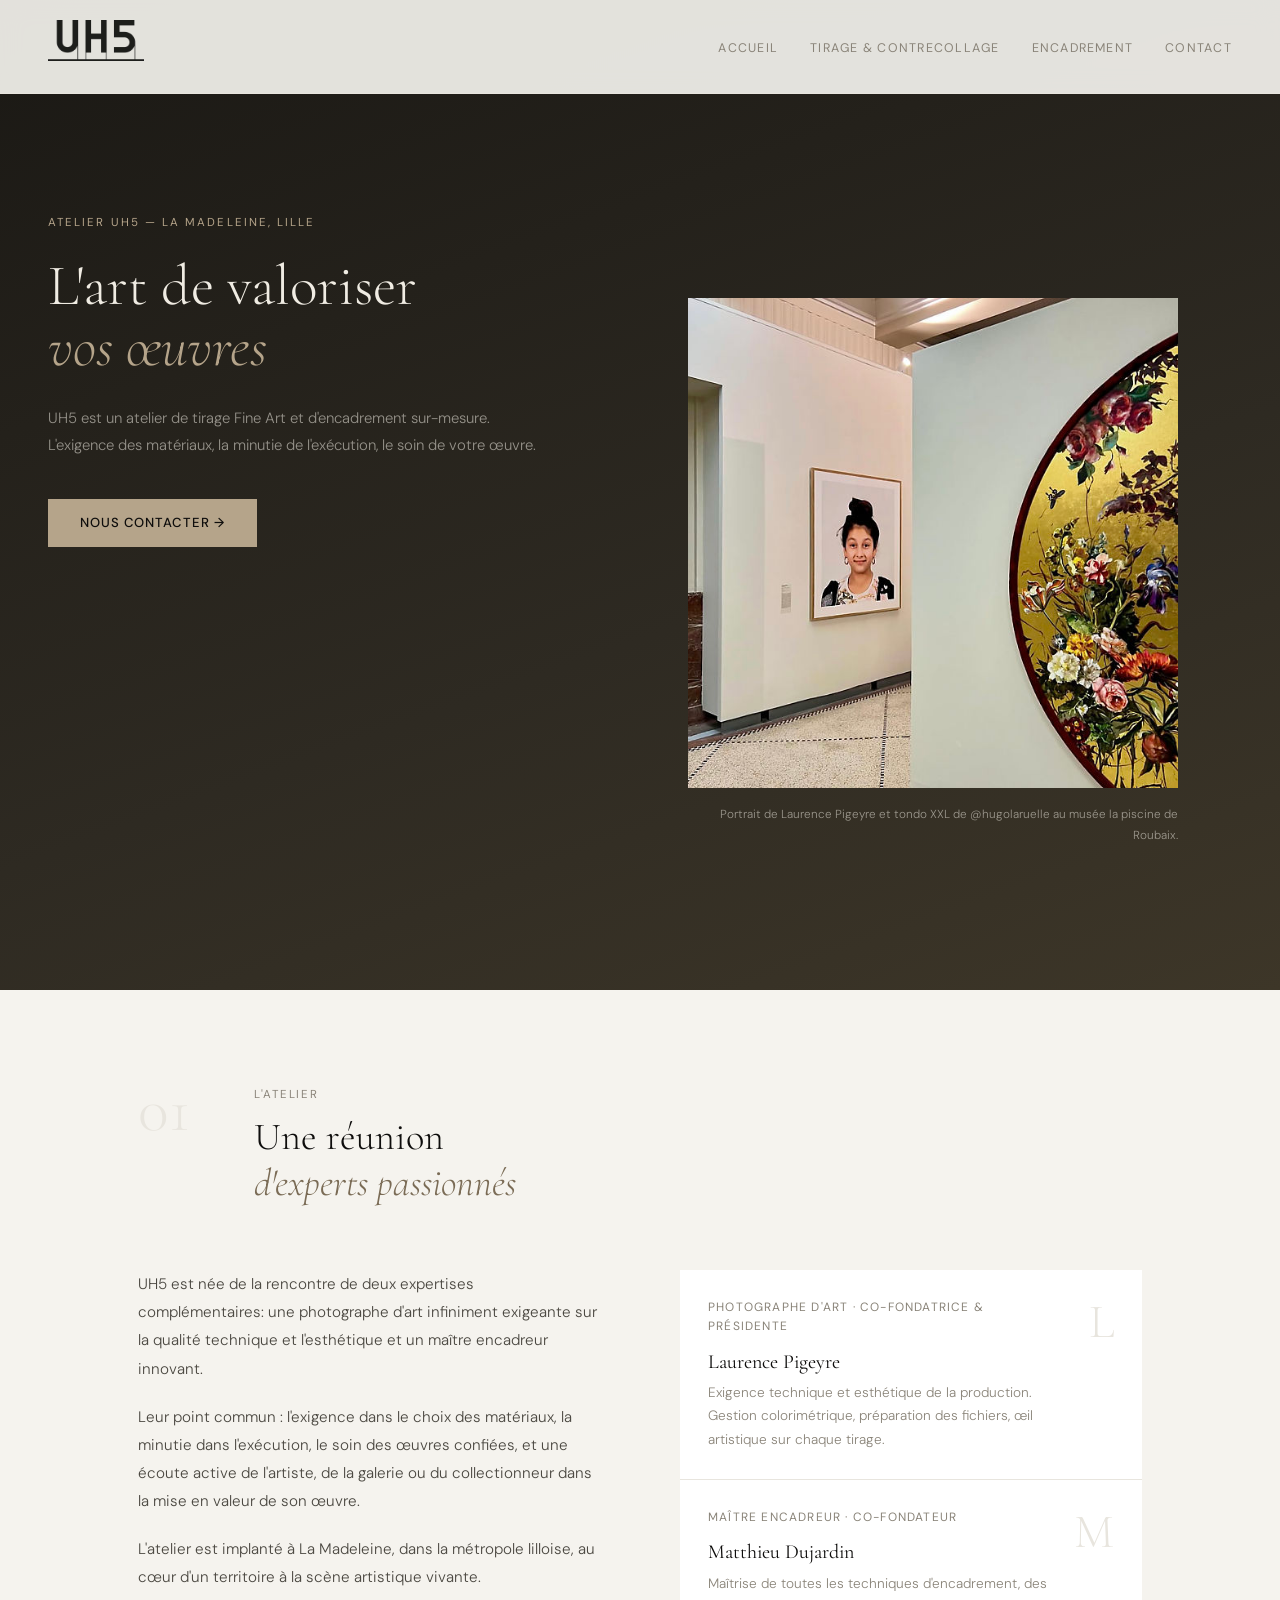
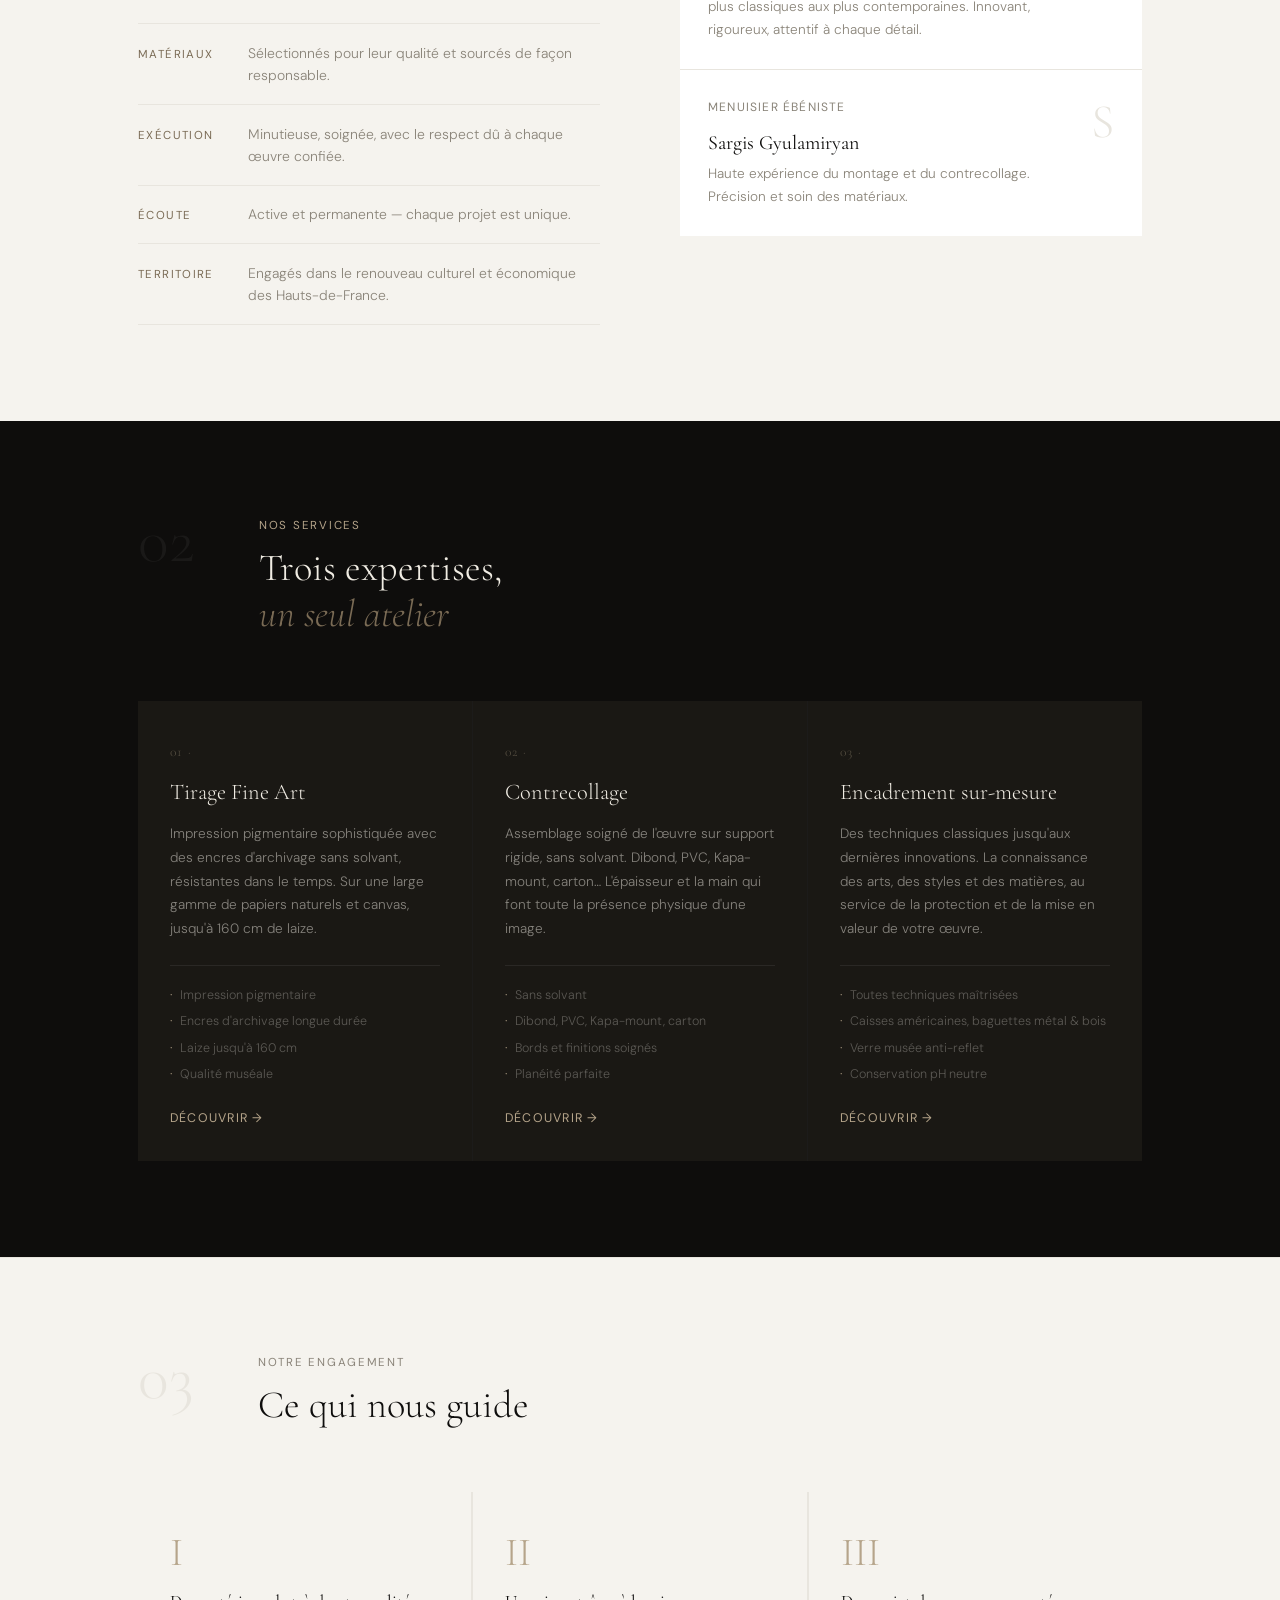
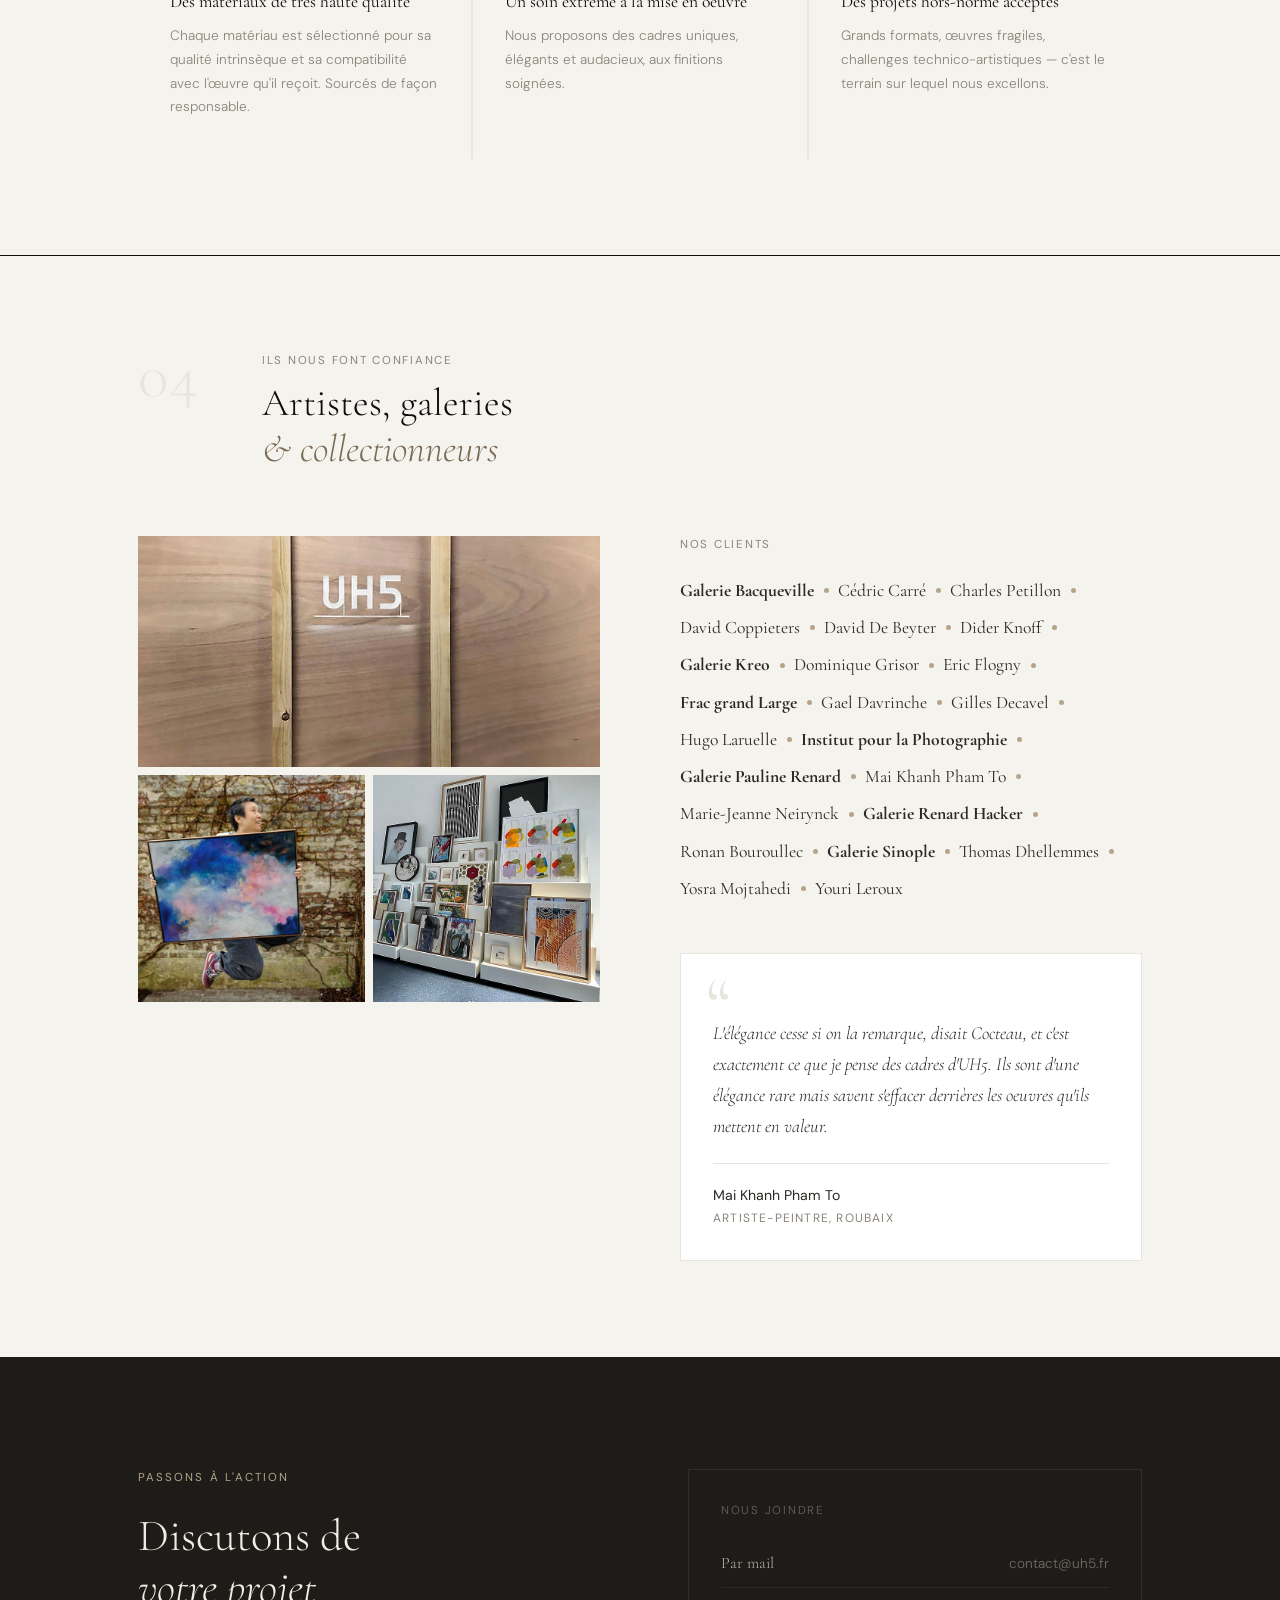
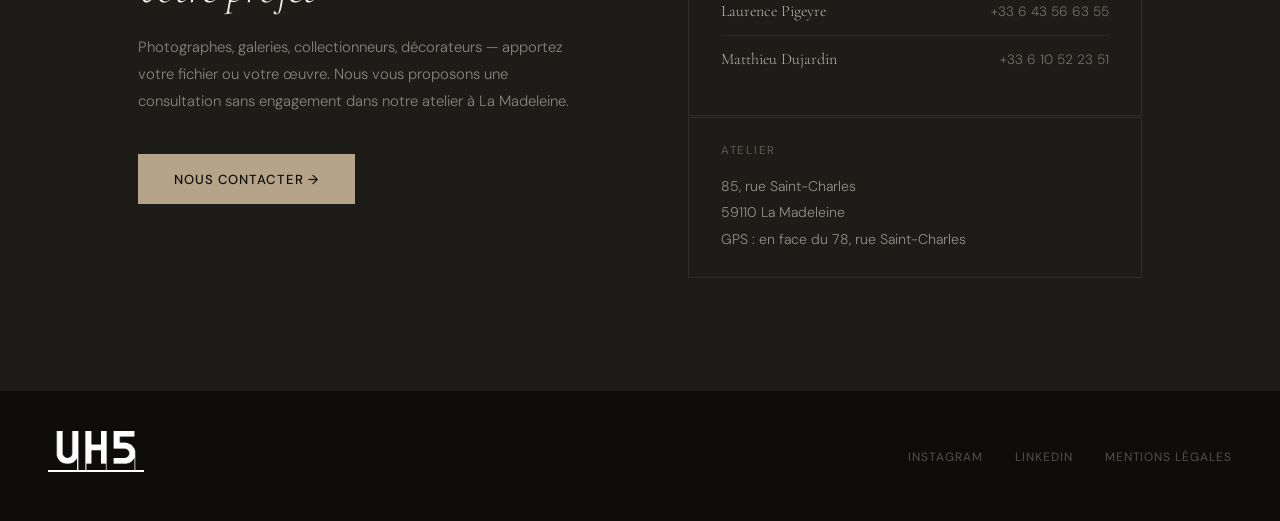
<file: index.html>
<!DOCTYPE html>
<html lang="fr">
<head>
  <meta charset="UTF-8">
  <meta name="viewport" content="width=device-width, initial-scale=1.0">
  <title>UH5 – Tirage Fine Art, Contrecollage & Encadrement à Lille</title>
  <meta name="description" content="UH5 est un atelier spécialisé dans le tirage Fine Art, le contrecollage et l'encadrement sur-mesure à La Madeleine, près de Lille. Qualité muséale, grands formats, experts passionnés.">
  <meta name="keywords" content="tirage fine art Lille, encadrement sur-mesure Nord, contrecollage photo Hauts-de-France, atelier photo Roubaix, impression pigmentaire Lille, encadreur Lille">
  <link rel="canonical" href="https://www.uh5.fr/">
  <link rel="preconnect" href="https://fonts.googleapis.com">
  <link rel="preconnect" href="https://fonts.gstatic.com" crossorigin>
  <link href="https://fonts.googleapis.com/css2?family=Cormorant+Garamond:ital,wght@0,300;0,400;0,500;1,300;1,400&family=DM+Sans:wght@300;400;500&display=swap" rel="stylesheet">
  <link rel="stylesheet" href="style.css">
  <link rel="icon" href="./favicon.ico" type="image/x-icon">
  <link rel="shortcut icon" href="./favicon.ico" type="image/x-icon">

</head>

<body>

  <!-- Navigation -->
  <nav>
    <a href="/" class="nav-logo"><img class="nav-logo-img" src="img/logo-uh5.png" alt="Logo UH5"></a>
    

    <ul class="nav-links">
      <li><a href="index.html">Accueil</a></li>
      <li><a href="tirage-contrecollage.html">Tirage & Contrecollage</a></li>
      <li><a href="encadrement.html">Encadrement</a></li>
     <!-- <li><a href="none">Journal</a></li> -->
      <li><a href="#contact">Contact</a></li>
    </ul>

    <button class="nav-burger" id="burger" aria-label="Menu" aria-expanded="false">
      <span></span>
      <span></span>
      <span></span>
    </button>
  </nav>

  <!-- Menu overlay -->
  <div class="nav-menu" id="nav-menu" role="dialog" aria-label="Navigation principale">
    <ul>
      <li><a href="index.html">Accueil</a></li>
      <li><a href="tirage-contrecollage.html">Tirage & Contrecollage</a></li>
      <li><a href="encadrement.html">Encadrement</a></li>
    <!--  <li><a href="xx">Journal</a></li> -->
      <li><a href="#contact">Contact</a></li>
    </ul>
    <div class="nav-menu-footer">
      <div class="nav-menu-address">
        85, rue Saint-Charles<br>
        59110 La Madeleine
      </div>
      <div class="nav-menu-tel">
        +33 6 43 56 63 55<br>
        +33 6 10 52 23 51
      </div>
    </div>
  </div>

  <!-- Hero split -->
  <section class="hero">
    <div class="hero-left">
      <div class="hero-grain"></div>
      <div class="hero-left-content">
        <span class="hero-eyebrow">Atelier UH5 — La Madeleine, Lille</span>
        <h1 class="hero-title">L'art de valoriser<br><em>vos œuvres</em></h1>
        <p class="hero-tagline">UH5 est un atelier de tirage Fine Art et d'encadrement sur-mesure. L'exigence des matériaux, la minutie de l'exécution, le soin de votre œuvre.</p>
        <a href="#contact" class="hero-cta">Nous contacter →</a>
      </div>
    </div>
     <div class="hero-right">
      <div class="hero-right-image-container">
      <img src="img/PISCINE HUGO LAURENCE_DxO2.jpg" alt="Atelier UH5 — Encadrement sur-mesure" class="hero-right-image">
       <p class="hero-legende">Portrait de Laurence Pigeyre et tondo XXL de @hugolaruelle au musée la piscine de Roubaix.</p>
      </div>
    </div>
  </section>

  <!-- Qui sommes-nous -->
  <section class="about-section" id="qui">
    <div class="container">
      <div class="section-header">
        <div class="section-num">01</div>
        <div>
          <div class="section-label">L'atelier</div>
          <h2 class="section-title">Une réunion<br><em>d'experts passionnés</em></h2>
        </div>
      </div>
      <div class="about-grid">
        <div class="about-body">
          <p>UH5 est née de la rencontre de deux expertises complémentaires: une photographe d'art infiniment exigeante sur la qualité technique et l'esthétique et un maître encadreur innovant.</p>
          <p>Leur point commun : l'exigence dans le choix des matériaux, la minutie dans l'exécution, le soin des œuvres confiées, et une écoute active de l'artiste, de la galerie ou du collectionneur dans la mise en valeur de son œuvre.</p>
          <p>L'atelier est implanté à La Madeleine, dans la métropole lilloise, au cœur d'un territoire à la scène artistique vivante.</p>

          <div class="about-values">
            <div class="about-value">
              <span class="about-value-label">Matériaux</span>
              <p>Sélectionnés pour leur qualité et sourcés de façon responsable.</p>
            </div>
            <div class="about-value">
              <span class="about-value-label">Exécution</span>
              <p>Minutieuse, soignée, avec le respect dû à chaque œuvre confiée.</p>
            </div>
            <div class="about-value">
              <span class="about-value-label">Écoute</span>
              <p>Active et permanente — chaque projet est unique.</p>
            </div>
            <div class="about-value">
              <span class="about-value-label">Territoire</span>
              <p>Engagés dans le renouveau culturel et économique des Hauts-de-France.</p>
            </div>
          </div>
        </div>

        <div class="team-grid">
          <div class="team-member">
            <div class="team-member-info">
              <div class="team-member-role">Photographe d'art · Co-fondatrice & Présidente</div>
              <div class="team-member-name">Laurence Pigeyre</div>
              <p class="team-member-desc">Exigence technique et esthétique de la production. Gestion colorimétrique, préparation des fichiers, œil artistique sur chaque tirage.</p>
            </div>
            <div class="team-member-initial">L</div>
          </div>
          <div class="team-member">
            <div class="team-member-info">
              <div class="team-member-role">Maître encadreur · Co-fondateur</div>
              <div class="team-member-name">Matthieu Dujardin</div>
              <p class="team-member-desc">Maîtrise de toutes les techniques d'encadrement, des plus classiques aux plus contemporaines. Innovant, rigoureux, attentif à chaque détail.</p>
            </div>
            <div class="team-member-initial">M</div>
          </div>
          <div class="team-member">
            <div class="team-member-info">
              <div class="team-member-role">Menuisier ébéniste</div>
              <div class="team-member-name">Sargis Gyulamiryan</div>
              <p class="team-member-desc">Haute expérience du montage et du contrecollage. Précision et soin des matériaux.</p>
            </div>
            <div class="team-member-initial">S</div>
          </div>
        </div>
      </div>
    </div>
  </section>

  <!-- Services -->
  <section class="services-section" id="services">
    <div class="container">
      <div class="section-header">
        <div class="section-num">02</div>
        <div>
          <div class="section-label">Nos services</div>
          <h2 class="section-title">Trois expertises,<br><em>un seul atelier</em></h2>
        </div>
      </div>
      <div class="services-grid">
        <div class="service-card">
          <div class="service-card-num">01 ·</div>
          <h3>Tirage Fine Art</h3>
          <p>Impression pigmentaire sophistiquée avec des encres d'archivage sans solvant, résistantes dans le temps. Sur une large gamme de papiers naturels et canvas, jusqu'à 160 cm de laize.</p>
          <div class="service-specs">
            <span class="service-spec">Impression pigmentaire</span>
            <span class="service-spec">Encres d'archivage longue durée</span>
            <span class="service-spec">Laize jusqu'à 160 cm</span>
            <span class="service-spec">Qualité muséale</span>
          </div>
          <a href="tirage-contrecollage.html" class="service-card-link">Découvrir →</a>
        </div>
        <div class="service-card">
          <div class="service-card-num">02 ·</div>
          <h3>Contrecollage</h3>
          <p>Assemblage soigné de l'œuvre sur support rigide, sans solvant. Dibond, PVC, Kapa-mount, carton… L'épaisseur et la main qui font toute la présence physique d'une image.</p>
          <div class="service-specs">
            <span class="service-spec">Sans solvant</span>
            <span class="service-spec">Dibond, PVC, Kapa-mount, carton</span>
            <span class="service-spec">Bords et finitions soignés</span>
            <span class="service-spec">Planéité parfaite</span>
          </div>
          <a href="tirage-contrecollage.html" class="service-card-link">Découvrir →</a>
        </div>
        <div class="service-card">
          <div class="service-card-num">03 ·</div>
          <h3>Encadrement sur-mesure</h3>
          <p>Des techniques classiques jusqu'aux dernières innovations. La connaissance des arts, des styles et des matières, au service de la protection et de la mise en valeur de votre œuvre.</p>
          <div class="service-specs">
            <span class="service-spec">Toutes techniques maîtrisées</span>
            <span class="service-spec">Caisses américaines, baguettes métal & bois</span>
            <span class="service-spec">Verre musée anti-reflet</span>
            <span class="service-spec">Conservation pH neutre</span>
          </div>
          <a href="encadrement.html" class="service-card-link">Découvrir →</a>
        </div>
      </div>
    </div>
  </section>

  <!-- Engagements -->
  <section class="engagement-section">
    <div class="container">
      <div class="section-header">
        <div class="section-num">03</div>
        <div>
          <div class="section-label">Notre engagement</div>
          <h2 class="section-title">Ce qui nous guide</h2>
        </div>
      </div>
      <div class="engagement-grid">
        <div class="engagement-item">
          <div class="engagement-num">I</div>
          <h3>Des matériaux de très haute qualité</h3>
          <p>Chaque matériau est sélectionné pour sa qualité intrinsèque et sa compatibilité avec l'œuvre qu'il reçoit. Sourcés de façon responsable.</p>
        </div>
        <div class="engagement-item">
          <div class="engagement-num">II</div>
          <h3>Un soin extrême à la mise en oeuvre</h3>
          <p>Nous proposons des cadres uniques, élégants et audacieux, aux finitions soignées.</p>
        </div>
        <div class="engagement-item">
          <div class="engagement-num">III</div>
          <h3>Des projets hors-norme acceptés</h3>
          <p>Grands formats, œuvres fragiles, challenges technico-artistiques — c'est le terrain sur lequel nous excellons.</p>
        </div>
      </div>
    </div>
  </section>


  <section class="divide-section"></section>

  <!-- ─── SECTION RÉFÉRENCES ─── -->

<!-- Remplacer les noms de clients, les src des images, et le témoignage -->

<section class="ref-section">
  <div class="container">

    <div class="ref-header">
      <div class="ref-num">04</div>
      <div>
        <div class="ref-label">Ils nous font confiance</div>
        <h2 class="ref-title">Artistes, galeries<br><em>& collectionneurs</em></h2>
      </div>
    </div>

    <div class="ref-body">

      <!-- Photos de réalisations -->
      <div class="ref-photos">
        <div class="ref-photo ref-photo--large">
          <img src="img/ref-boite_DxO2.jpg" alt="Réalisation UH5 — tirage Fine Art">
        </div>
        <div class="ref-photo">
          <img src="img/ref_mai_DxO2.jpg" alt="Réalisation UH5 — contrecollage">
        </div>
        <div class="ref-photo">
          <img src="img/ref-cadres_DxO2.jpg" alt="Réalisation UH5 — encadrement">
        </div>
      </div>

      <div class="ref-right">

        <!-- Liste des clients -->
        <div class="ref-clients">
          <div class="ref-clients-label">Nos clients</div>
          <div class="ref-clients-list">
            <span class="ref-client-name"><b>Galerie Bacqueville</b></span><span class="ref-client-sep"></span>
     <span class="ref-client-name">Cédric Carré</span><span class="ref-client-sep"></span>      
<span class="ref-client-name">Charles Petillon</span><span class="ref-client-sep"></span>
<span class="ref-client-name">David Coppieters</span><span class="ref-client-sep"></span>
<span class="ref-client-name">David De Beyter</span><span class="ref-client-sep"></span>
<span class="ref-client-name">Dider Knoff</span><span class="ref-client-sep"></span>
<span class="ref-client-name"><b>Galerie Kreo</b></span></span><span class="ref-client-sep"></span>
<span class="ref-client-name">Dominique Grisor</span><span class="ref-client-sep"></span>
<span class="ref-client-name">Eric Flogny</span><span class="ref-client-sep"></span>
<span class="ref-client-name"><b>Frac grand Large</b></span><span class="ref-client-sep"></span>
<span class="ref-client-name">Gael Davrinche</span><span class="ref-client-sep"></span>
<span class="ref-client-name">Gilles Decavel</span><span class="ref-client-sep"></span>
<span class="ref-client-name">Hugo Laruelle</span><span class="ref-client-sep"></span>
<span class="ref-client-name"><b>Institut pour la Photographie</b></span><span class="ref-client-sep"></span>
<span class="ref-client-name"><b>Galerie Pauline Renard</b></span><span class="ref-client-sep"></span>
<span class="ref-client-name">Mai Khanh Pham To</span><span class="ref-client-sep"></span>
<span class="ref-client-name">Marie-Jeanne Neirynck</span><span class="ref-client-sep"></span>
<span class="ref-client-name"><b>Galerie Renard Hacker</b></span><span class="ref-client-sep"></span>
<span class="ref-client-name">Ronan Bouroullec</span><span class="ref-client-sep"></span>
<span class="ref-client-name"><b>Galerie Sinople</b></span><span class="ref-client-sep"></span>
<span class="ref-client-name">Thomas Dhellemmes</span><span class="ref-client-sep"></span>
<span class="ref-client-name">Yosra Mojtahedi</span><span class="ref-client-sep"></span>
<span class="ref-client-name">Youri Leroux</span>
          </div>
        </div>

        <!-- Témoignage -->
        <div class="ref-testimonial">
          <div class="ref-testimonial-text">
            L'élégance cesse si on la remarque, disait Cocteau, et c'est exactement ce que je pense des cadres d'UH5. Ils sont d'une élégance rare mais savent s'effacer derrières les oeuvres qu'ils mettent en valeur.
          </div>
          <div class="ref-testimonial-author">
            <div class="ref-testimonial-name">Mai Khanh Pham To</div>
            <div class="ref-testimonial-role">Artiste-peintre, Roubaix</div>
          </div>
        </div>

      </div>
    </div>

  </div>
</section>



  <!-- CTA / Contact -->
  <section class="cta-section" id="contact">
    <div class="container">
      <div class="cta-grid">
        <div class="cta-left">
          <div class="cta-eyebrow">Passons à l'action</div>
          <h2 class="cta-title">Discutons de<br><em>votre projet</em></h2>
          <p class="cta-text">Photographes, galeries, collectionneurs, décorateurs — apportez votre fichier ou votre œuvre. Nous vous proposons une consultation sans engagement dans notre atelier à La Madeleine.</p>
          <div class="cta-buttons">
            <a href="/cdn-cgi/l/email-protection#90f3fffee4f1f3e4d0e5f8a5bef6e2" class="btn-primary">Nous contacter →</a>
            </div>
        </div>
        <div class="cta-right">
          <div class="contact-block">
            <div class="contact-block-title">Nous joindre</div>
            <div class="contact-person">
              <span class="contact-name">Par mail</span>
              <span class="contact-tel">contact@uh5.fr</span>
            </div>
            <div class="contact-person">
              <span class="contact-name">Laurence Pigeyre</span>
               <span><a class="contact-tel" href="tel:0643566355">+33 6 43 56 63 55</a></span>
            </div>
            <div class="contact-person">
              <span class="contact-name">Matthieu Dujardin</span>
              <span><a class="contact-tel" href="tel:0610522351">+33 6 10 52 23 51</a></span>
            </div>
          </div>
          <div class="address-block">
            <div class="address-title">Atelier</div>
            <div class="address-text">
              85, rue Saint-Charles<br>
              59110 La Madeleine<br>
              GPS : en face du 78, rue Saint-Charles
            </div>
          </div>
        </div>
      </div>
    </div>
  </section>

  <!-- Footer -->
<footer>
    <span class="footer-logo"><img class="nav-logo-img" src="img/logo-uh5-w.png" alt="Logo UH5"></span>
    
    
    <ul class="footer-links">
      <li><a href="https://www.instagram.com/uh5_roubaix/">Instagram</a></li>
      <li><a href="https://www.linkedin.com/company/uh5/">Linkedin</a></li>
      <li><a href="mentions_legales.html">Mentions légales</a></li>
      </ul>
  </footer>

  <script>
    const burger = document.getElementById('burger');
    const menu = document.getElementById('nav-menu');

    burger.addEventListener('click', () => {
      const isOpen = menu.classList.toggle('is-open');
      burger.classList.toggle('is-open', isOpen);
      burger.setAttribute('aria-expanded', isOpen);
      document.body.style.overflow = isOpen ? 'hidden' : '';
    });

    // Fermer le menu au clic sur un lien
    menu.querySelectorAll('a').forEach(link => {
      link.addEventListener('click', () => {
        menu.classList.remove('is-open');
        burger.classList.remove('is-open');
        burger.setAttribute('aria-expanded', 'false');
        document.body.style.overflow = '';
      });
    });

    // Fermer avec Échap
    document.addEventListener('keydown', e => {
      if (e.key === 'Escape' && menu.classList.contains('is-open')) {
        menu.classList.remove('is-open');
        burger.classList.remove('is-open');
        burger.setAttribute('aria-expanded', 'false');
        document.body.style.overflow = '';
        burger.focus();
      }
    });
  </script>

</body>
</html>
</file>
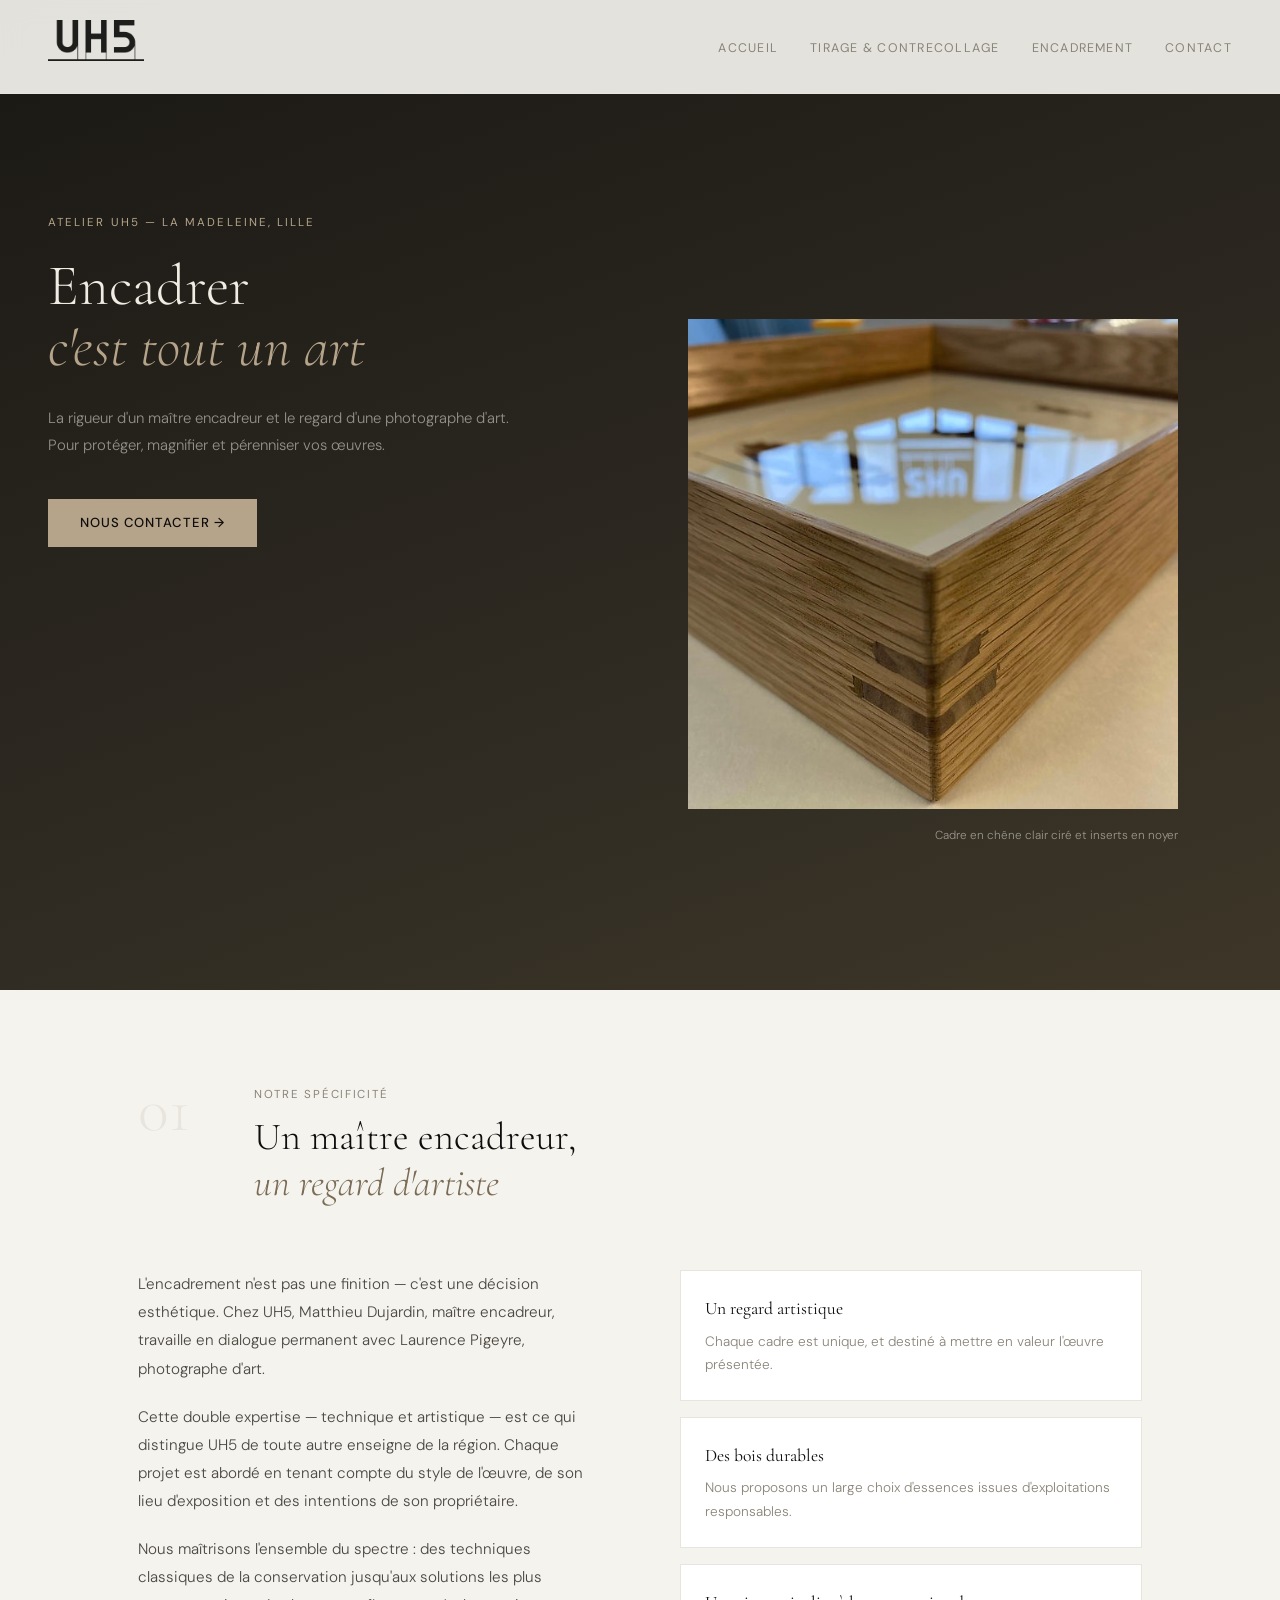
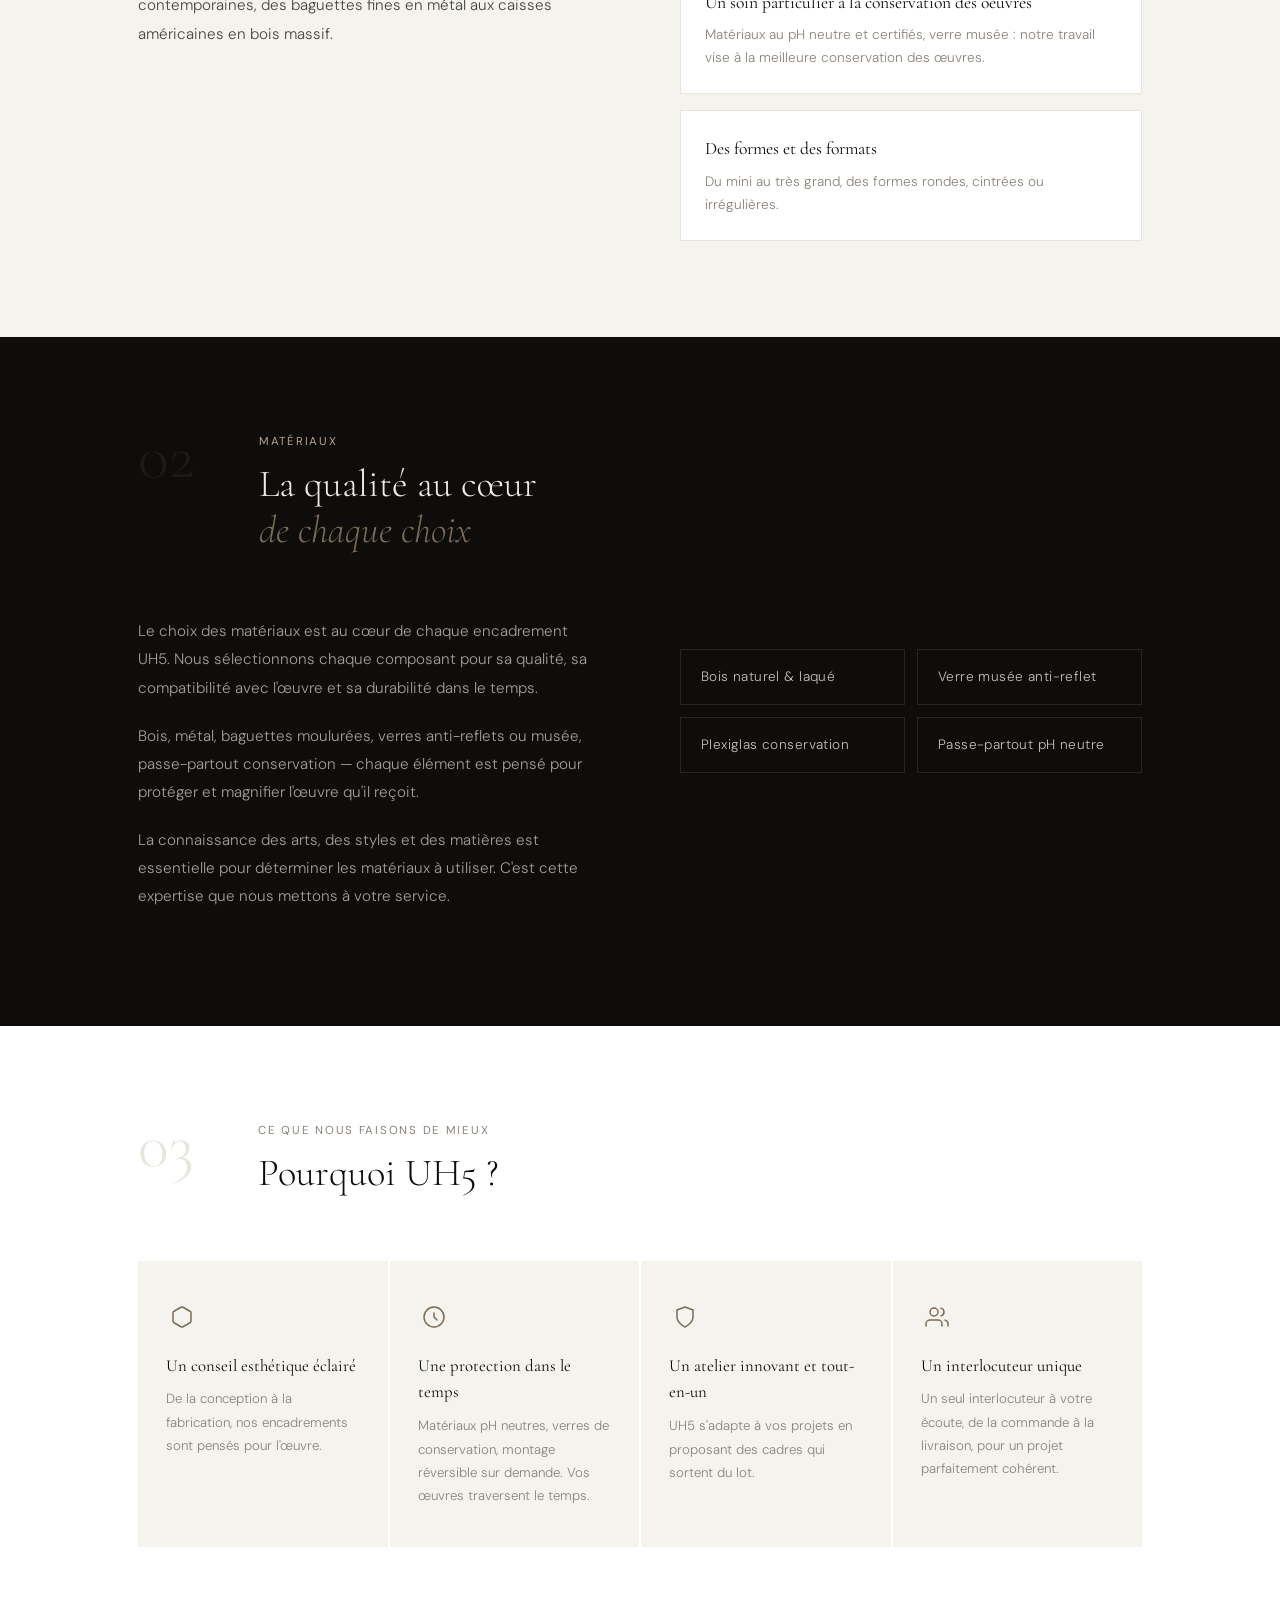
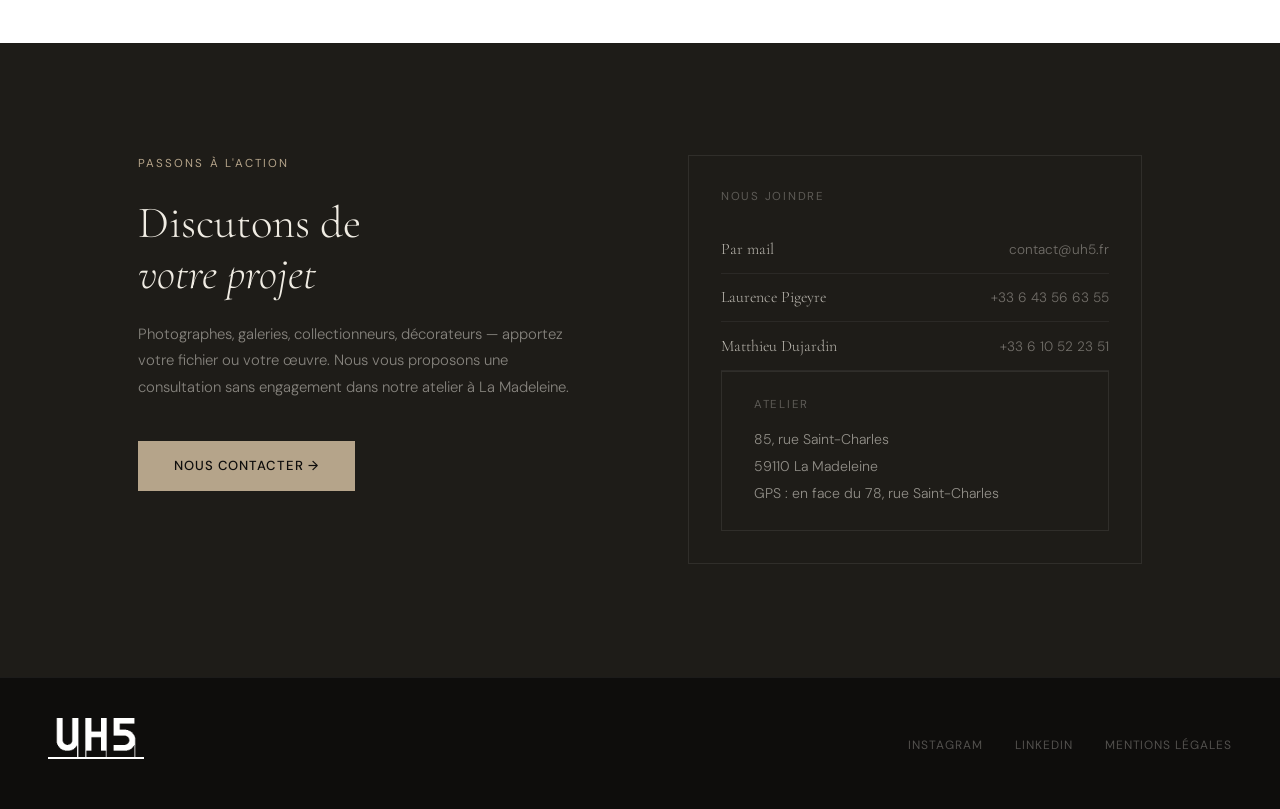
<file: encadrement.html>
<!DOCTYPE html>
<html lang="fr">
<head>
  <meta charset="UTF-8">
  <meta name="viewport" content="width=device-width, initial-scale=1.0">
  <title>Encadrement sur-mesure à Lille – Maître Encadreur – UH5</title>
  <meta name="description" content="UH5 encadre vos œuvres, photographies et documents avec la rigueur d'un maître encadreur et le regard d'une photographe d'art. Atelier à La Madeleine, Lille (Nord). Sur-mesure, conservation, galerie.">
  <meta name="keywords" content="encadrement sur-mesure Lille, encadreur Roubaix, encadrement œuvre d'art Nord, caisse américaine Hauts-de-France, encadrement galerie Lille, encadrement photo fine art, maître encadreur Hauts-de-France">
  <link rel="canonical" href="https://www.uh5.fr/encadrement.html">
  <link rel="preconnect" href="https://fonts.googleapis.com">
  <link rel="preconnect" href="https://fonts.gstatic.com" crossorigin>
  <link href="https://fonts.googleapis.com/css2?family=Cormorant+Garamond:ital,wght@0,300;0,400;0,500;1,300;1,400&family=DM+Sans:wght@300;400;500&display=swap" rel="stylesheet">
  <link rel="stylesheet" href="style.css">
    <link rel="icon" href="./favicon.ico" type="image/x-icon">
  <link rel="shortcut icon" href="./favicon.ico" type="image/x-icon">


  
</head>
<body>

<!-- Navigation -->
  <nav>
    <a href="/" class="nav-logo"><img class="nav-logo-img" src="img/logo-uh5.png" alt="Logo UH5"></a>
    

    <ul class="nav-links">
      <li><a href="index.html">Accueil</a></li>
      <li><a href="tirage-contrecollage.html">Tirage & Contrecollage</a></li>
      <li><a href="encadrement.html">Encadrement</a></li>
     <!-- <li><a href="none">Journal</a></li> -->
      <li><a href="#contact">Contact</a></li>
    </ul>

    <button class="nav-burger" id="burger" aria-label="Menu" aria-expanded="false">
      <span></span>
      <span></span>
      <span></span>
    </button>
  </nav>

  <!-- Menu overlay -->
  <div class="nav-menu" id="nav-menu" role="dialog" aria-label="Navigation principale">
    <ul>
      <li><a href="index.html">Accueil</a></li>
      <li><a href="tirage-contrecollage.html">Tirage & Contrecollage</a></li>
      <li><a href="encadrement.html">Encadrement</a></li>
    <!--  <li><a href="xx">Journal</a></li> -->
      <li><a href="#contact">Contact</a></li>
    </ul>
    <div class="nav-menu-footer">
      <div class="nav-menu-address">
        85, rue Saint-Charles<br>
        59110 La Madeleine
      </div>
      <div class="nav-menu-tel">
        +33 6 43 56 63 55<br>
        +33 6 10 52 23 51
      </div>
    </div>
  </div>


<!-- Hero split -->
  <section class="hero">
    <div class="hero-left">
      <div class="hero-grain"></div>
      <div class="hero-left-content">
        <span class="hero-eyebrow">Atelier UH5 — La Madeleine, Lille</span>
        <h1 class="hero-title">Encadrer<br><em>c'est tout un art</em></h1>
        <p class="hero-tagline">La rigueur d'un maître encadreur et le regard d'une photographe d'art. Pour protéger, magnifier et pérenniser vos œuvres.</p>
        <a href="#contact" class="hero-cta">Nous contacter →</a>
      </div>
    </div>
     <div class="hero-right">
      <div class="hero-right-image-container">
      <img src="img/chene clair_DxO2.jpg" alt="Atelier UH5 — Encadrement sur-mesure" class="hero-right-image">
       <p class="hero-legende">Cadre en chêne clair ciré et inserts en noyer</p>
      </div>
    </div>
  </section>


  <!-- Tirage Fine Art -->
  <section class="tirage-section">
    <div class="container">
      <div class="section-header">
        <div class="section-num">01</div>
        <div>
          <div class="section-label">Notre spécificité</div>
          <h2 class="section-title">Un maître encadreur,<br><em>un regard d'artiste</em></h2>
        </div>
      </div>
      <div class="tirage-grid">
        <div class="tirage-body">
          <p>L'encadrement n'est pas une finition — c'est une décision esthétique. Chez UH5, Matthieu Dujardin, maître encadreur, travaille en dialogue permanent avec Laurence Pigeyre, photographe d'art.</p>
          <p>Cette double expertise — technique et artistique — est ce qui distingue UH5 de toute autre enseigne de la région. Chaque projet est abordé en tenant compte du style de l'œuvre, de son lieu d'exposition et des intentions de son propriétaire.</p>
          <p>Nous maîtrisons l'ensemble du spectre : des techniques classiques de la conservation jusqu'aux solutions les plus contemporaines, des baguettes fines en métal aux caisses américaines en bois massif.</p>

          
        </div>
        <div class="tirage-cards">
          <div class="tirage-card">
            <h3>Un regard artistique</h3>
            <p>Chaque cadre est unique, et destiné à mettre en valeur l'œuvre présentée.</p>
          </div>
          <div class="tirage-card">
            <h3>Des bois durables</h3>
            <p>Nous proposons un large choix d'essences issues d'exploitations responsables.</p>
          </div>
          <div class="tirage-card">
            <h3>Un soin particulier à la conservation des oeuvres</h3>
            <p>Matériaux au pH neutre et certifiés, verre musée : notre travail vise à la meilleure conservation des œuvres.</div>
          <div class="tirage-card">
            <h3>Des formes et des formats</h3>
            <p>Du mini au très grand, des formes rondes, cintrées ou irrégulières.</p>
          </div>
        </div>
      </div>
    </div>
  </section>

  <!-- Contrecollage -->
  <section class="contrecollage-section">
    <div class="container">
      <div class="section-header">
        <div class="section-num">02</div>
        <div>
          <div class="section-label">Matériaux</div>
          <h2 class="section-title">La qualité au cœur<br><em>de chaque choix</em></em></h2>
        </div>
      </div>
      <div class="cc-grid">
        <div class="cc-body">
          <p>Le choix des matériaux est au cœur de chaque encadrement UH5. Nous sélectionnons chaque composant pour sa qualité, sa compatibilité avec l'œuvre et sa durabilité dans le temps.</p>
          <p>Bois, métal, baguettes moulurées, verres anti-reflets ou musée, passe-partout conservation — chaque élément est pensé pour protéger et magnifier l'œuvre qu'il reçoit.</p>
          <p>La connaissance des arts, des styles et des matières est essentielle pour déterminer les matériaux à utiliser. C'est cette expertise que nous mettons à votre service.</p>
      
          
        </div>
        <div class="cc-supports">


            <div class="cc-support">Bois naturel & laqué</div>
            <div class="cc-support">Verre musée anti-reflet</div>
            <div class="cc-support">Plexiglas conservation</div>
            <div class="cc-support">Passe-partout pH neutre</div>
    
          </div>
      </div>
    </div>
  </section>

  <!-- Benefits -->
  <section class="benefits-section">
    <div class="container">
      <div class="section-header">
        <div class="section-num" style="color: var(--light-gray);">03</div>
        <div>
          <div class="section-label">Ce que nous faisons de mieux</div>
          <h2 class="section-title">Pourquoi UH5 ?</h2>
        </div>
      </div>
      <div class="benefits-grid">
        <div class="benefit-item">
          <div class="benefit-icon">
            <svg width="24" height="24" viewBox="0 0 24 24" fill="none" stroke-width="1.5" stroke-linecap="round" stroke-linejoin="round">
              <path d="M21 16V8a2 2 0 0 0-1-1.73l-7-4a2 2 0 0 0-2 0l-7 4A2 2 0 0 0 3 8v8a2 2 0 0 0 1 1.73l7 4a2 2 0 0 0 2 0l7-4A2 2 0 0 0 21 16z"/>
            </svg>
          </div>
          <h3>Un conseil esthétique éclairé</h3>
          <p>De la conception à la fabrication, nos encadrements sont pensés pour l'œuvre.</p>
        </div>
        <div class="benefit-item">
          <div class="benefit-icon">
             <svg width="24" height="24" viewBox="0 0 24 24" fill="none" stroke-width="1.5" stroke-linecap="round" stroke-linejoin="round">
              <circle cx="12" cy="12" r="10"/><path d="M12 8v4l3 3"/>
            </svg>
          </div>
          <h3>Une protection dans le temps</h3>
          <p>Matériaux pH neutres, verres de conservation, montage réversible sur demande. Vos œuvres traversent le temps.</p>
        </div>
        <div class="benefit-item">
          <div class="benefit-icon">
            <svg width="24" height="24" viewBox="0 0 24 24" fill="none" stroke-width="1.5" stroke-linecap="round" stroke-linejoin="round">
              <path d="M12 22s8-4 8-10V5l-8-3-8 3v7c0 6 8 10 8 10z"/>
            </svg>
          </div>
          <h3>Un atelier innovant et tout-en-un</h3>
          <p>UH5 s'adapte à vos projets en proposant des cadres qui sortent du lot.</p>
       </p>
        </div>
        <div class="benefit-item">
          <div class="benefit-icon">
            <svg width="24" height="24" viewBox="0 0 24 24" fill="none" stroke-width="1.5" stroke-linecap="round" stroke-linejoin="round">
              <path d="M17 21v-2a4 4 0 0 0-4-4H5a4 4 0 0 0-4 4v2"/><circle cx="9" cy="7" r="4"/><path d="M23 21v-2a4 4 0 0 0-3-3.87"/><path d="M16 3.13a4 4 0 0 1 0 7.75"/>
            </svg>
          </div>
          <h3>Un interlocuteur unique</h3>
          <p>Un seul interlocuteur à votre écoute, de la commande à la livraison, pour un projet parfaitement cohérent.</p>
        </div>
      </div>
    </div>
  </section>



 <!-- CTA / Contact -->
  <section class="cta-section" id="contact">
    <div class="container">
      <div class="cta-grid">
        <div class="cta-left">
          <div class="cta-eyebrow">Passons à l'action</div>
          <h2 class="cta-title">Discutons de<br><em>votre projet</em></h2>
          <p class="cta-text">Photographes, galeries, collectionneurs, décorateurs — apportez votre fichier ou votre œuvre. Nous vous proposons une consultation sans engagement dans notre atelier à La Madeleine.</p>
          <div class="cta-buttons">
            <a href="/cdn-cgi/l/email-protection#90f3fffee4f1f3e4d0e5f8a5bef6e2" class="btn-primary">Nous contacter →</a>
            </div>
        </div>
        <div class="cta-right">
          <div class="contact-block">
            <div class="contact-block-title">Nous joindre</div>
            <div class="contact-person">
              <span class="contact-name">Par mail</span>
              <span class="contact-tel">contact@uh5.fr</span>
            </div>
             <div class="contact-person">
              <span class="contact-name">Laurence Pigeyre</span>
               <span><a class="contact-tel" href="tel:0643566355">+33 6 43 56 63 55</a></span>
            </div>
            <div class="contact-person">
              <span class="contact-name">Matthieu Dujardin</span>
              <span><a class="contact-tel" href="tel:0610522351">+33 6 10 52 23 51</a></span>
            </div>
          <div class="address-block">
            <div class="address-title">Atelier</div>
            <div class="address-text">
              85, rue Saint-Charles<br>
              59110 La Madeleine<br>
              GPS : en face du 78, rue Saint-Charles
            </div>
          </div>
        </div>
      </div>
    </div>
  </section>

  <!-- Footer -->
  <footer>
    <span class="footer-logo"><img class="nav-logo-img" src="img/logo-uh5-w.png" alt="Logo UH5"></span>
    
     <ul class="footer-links">
      <li><a href="https://www.instagram.com/uh5_roubaix/">Instagram</a></li>
      <li><a href="https://www.linkedin.com/company/uh5/">Linkedin</a></li>
      <li><a href="mentions_legales.html">Mentions légales</a></li>
      </ul>
  </footer>

  <script>
    const burger = document.getElementById('burger');
    const menu = document.getElementById('nav-menu');

    burger.addEventListener('click', () => {
      const isOpen = menu.classList.toggle('is-open');
      burger.classList.toggle('is-open', isOpen);
      burger.setAttribute('aria-expanded', isOpen);
      document.body.style.overflow = isOpen ? 'hidden' : '';
    });

    // Fermer le menu au clic sur un lien
    menu.querySelectorAll('a').forEach(link => {
      link.addEventListener('click', () => {
        menu.classList.remove('is-open');
        burger.classList.remove('is-open');
        burger.setAttribute('aria-expanded', 'false');
        document.body.style.overflow = '';
      });
    });

    // Fermer avec Échap
    document.addEventListener('keydown', e => {
      if (e.key === 'Escape' && menu.classList.contains('is-open')) {
        menu.classList.remove('is-open');
        burger.classList.remove('is-open');
        burger.setAttribute('aria-expanded', 'false');
        document.body.style.overflow = '';
        burger.focus();
      }
    });
  </script>

</body>
</html>
</file>
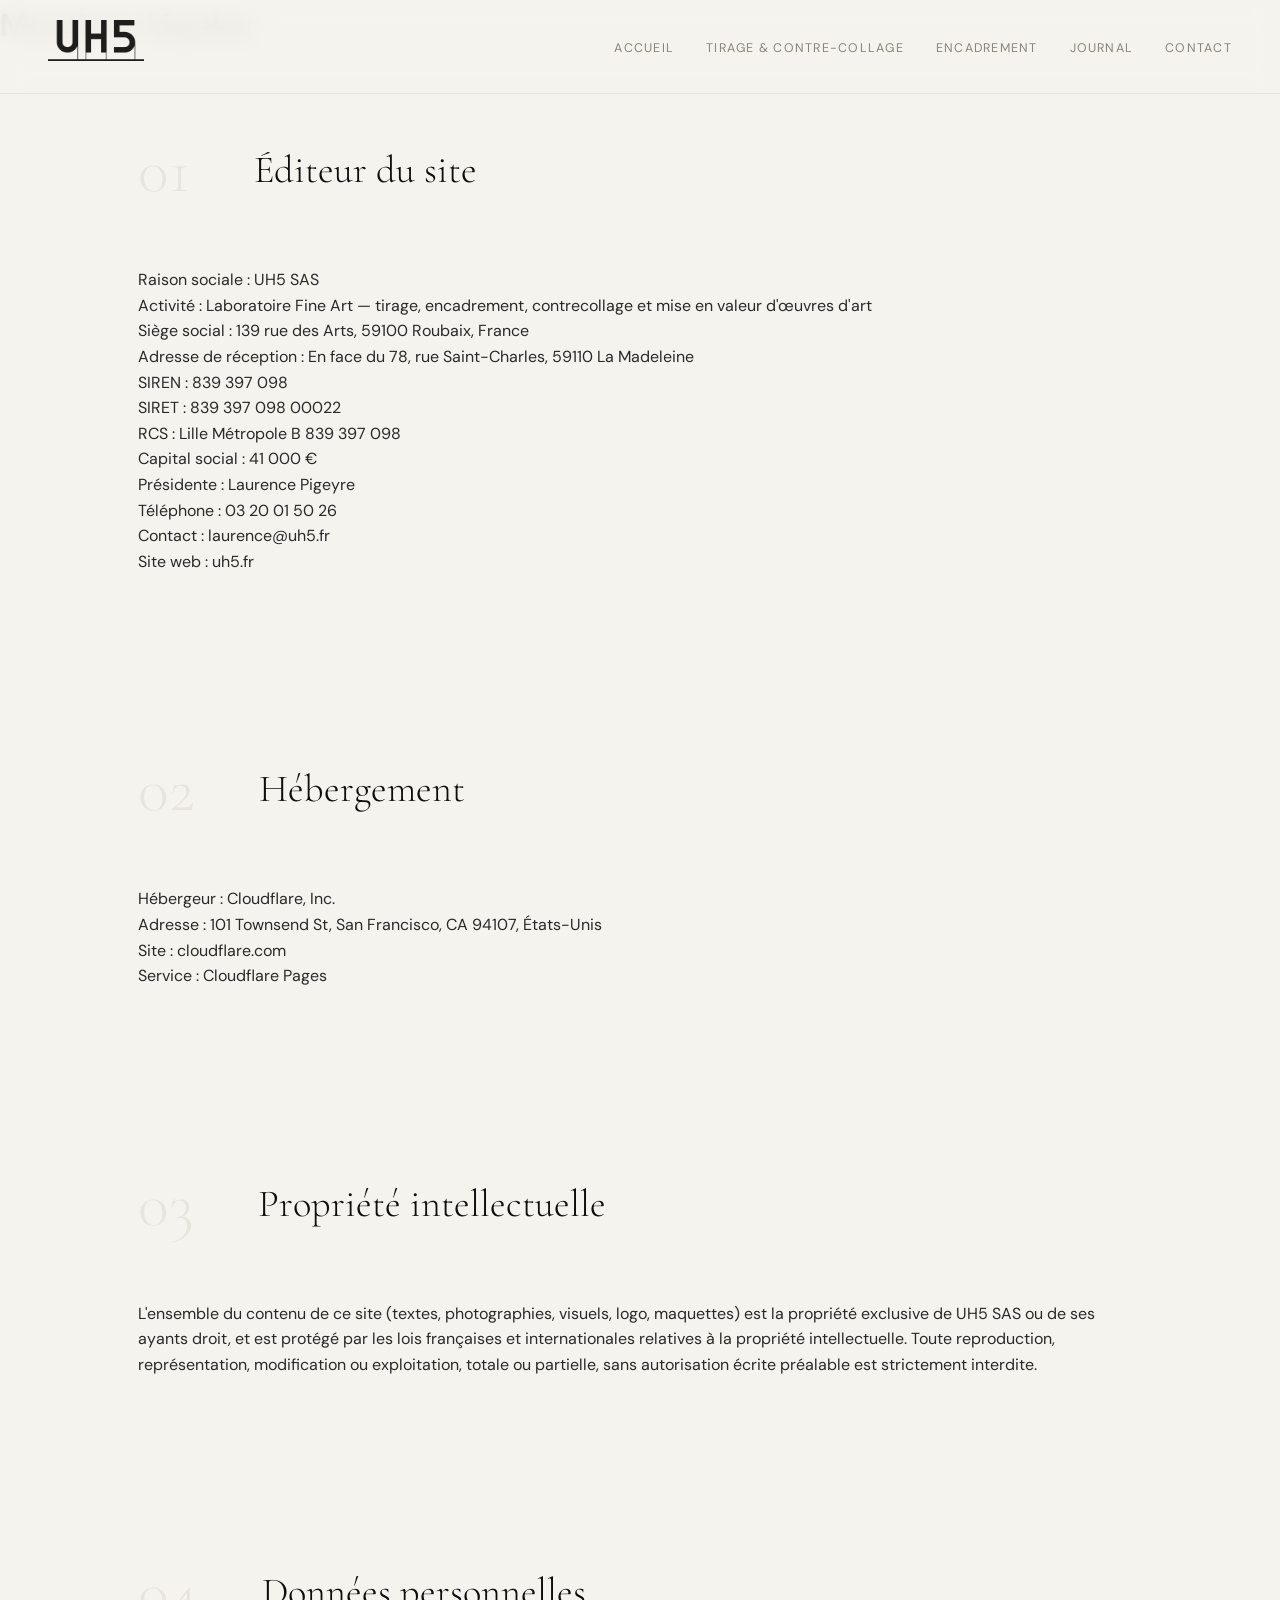
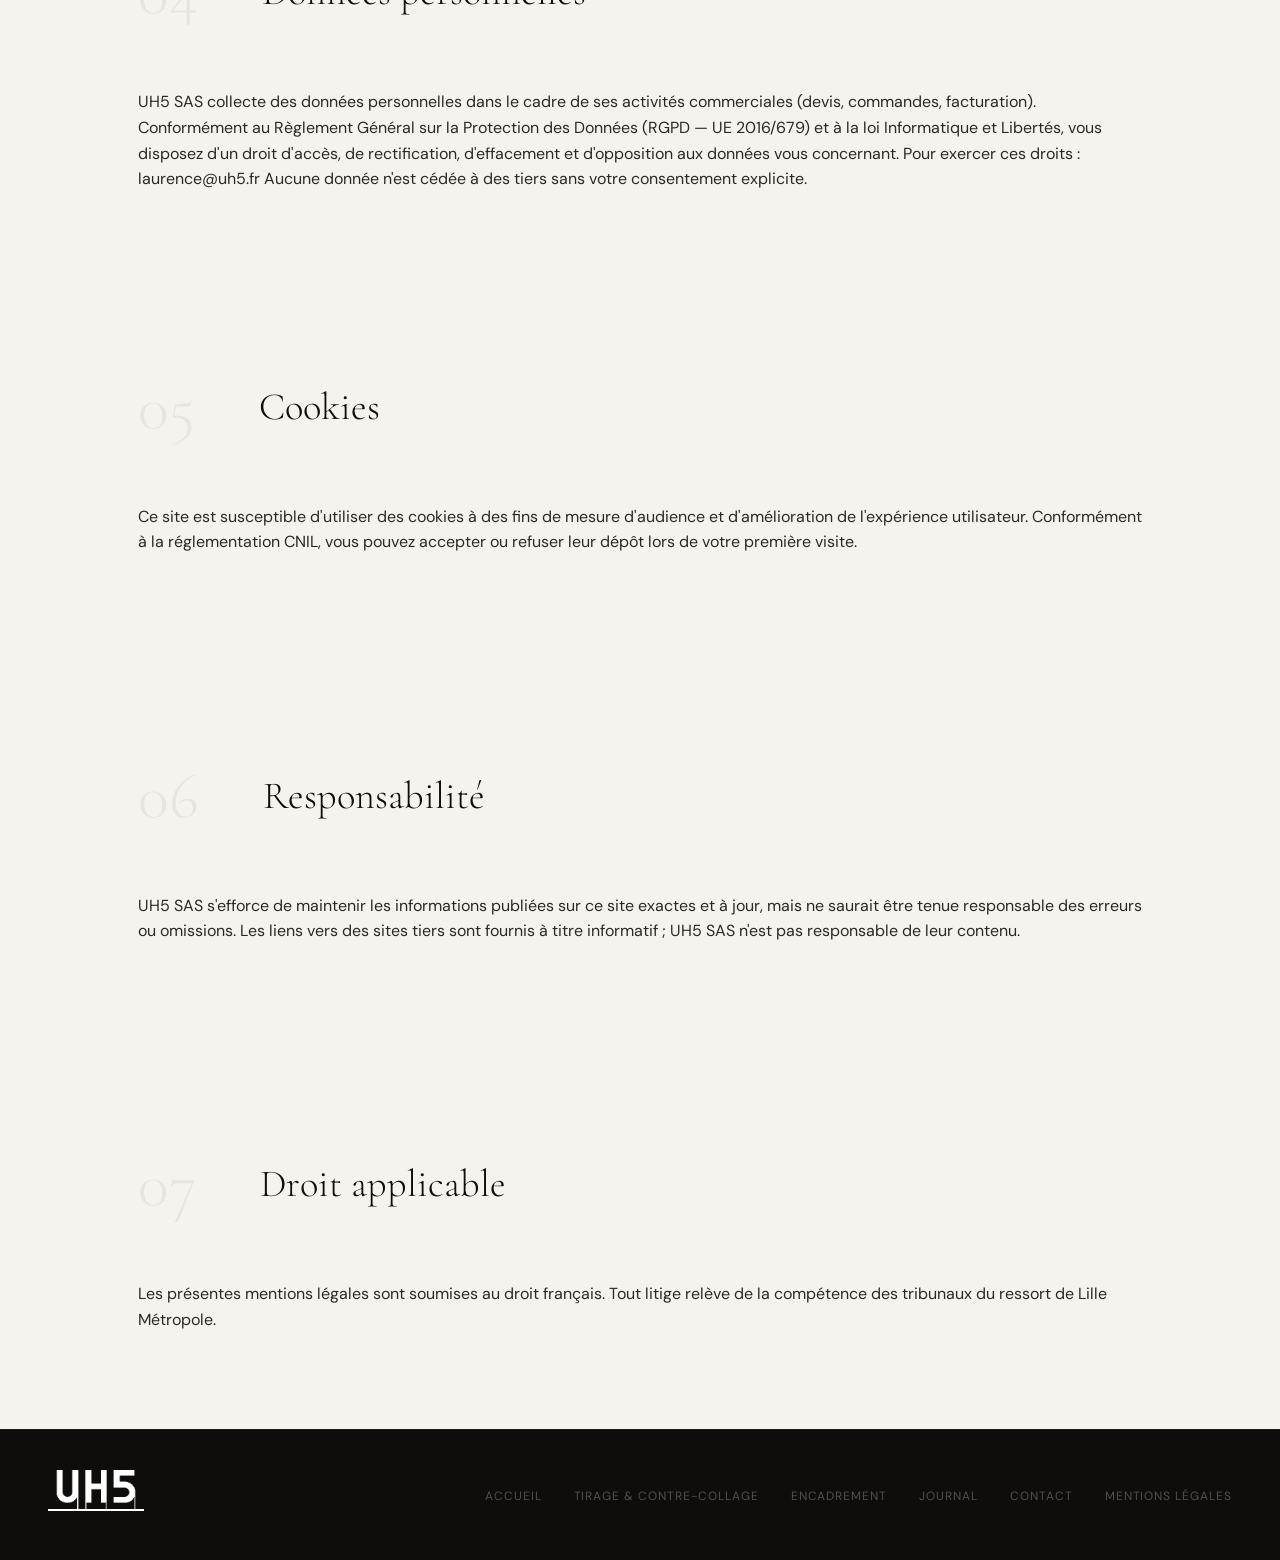
<file: mentions_legales.html>
<!DOCTYPE html>
<html lang="fr">
<head>
  <meta charset="UTF-8">
  <meta name="viewport" content="width=device-width, initial-scale=1.0">
  <title>UH5 – Tirage Fine Art, Contre-collage & Encadrement à Lille</title>
  <meta name="description" content="UH5 est un atelier spécialisé dans le tirage Fine Art, le contre-collage et l'encadrement sur-mesure à La Madeleine, près de Lille. Qualité muséale, grands formats, experts passionnés.">
  <meta name="keywords" content="tirage fine art Lille, encadrement sur-mesure Nord, contre-collage photo Hauts-de-France, atelier photo Roubaix, impression pigmentaire Lille, encadreur Lille">
  <link rel="canonical" href="https://www.uh5.fr/mentions_legales.html">
  <link rel="preconnect" href="https://fonts.googleapis.com">
  <link rel="preconnect" href="https://fonts.gstatic.com" crossorigin>
  <link href="https://fonts.googleapis.com/css2?family=Cormorant+Garamond:ital,wght@0,300;0,400;0,500;1,300;1,400&family=DM+Sans:wght@300;400;500&display=swap" rel="stylesheet">
  <link rel="stylesheet" href="style.css">
    <link rel="icon" href="./favicon.ico" type="image/x-icon">
  <link rel="shortcut icon" href="./favicon.ico" type="image/x-icon">

</head>

<body>

   <!-- Navigation -->
  <nav>
    <a href="/" class="nav-logo"><img class="nav-logo-img" src="img/logo-uh5.png" alt="Logo UH5"></a>
    

    <ul class="nav-links">
      <li><a href="index.html">Accueil</a></li>
      <li><a href="tirage-contrecollage.html">Tirage & Contre-collage</a></li>
      <li><a href="encadrement.html">Encadrement</a></li>
      <li><a href="xx">Journal</a></li>
      <li><a href="#contact">Contact</a></li>
    </ul>

    <button class="nav-burger" id="burger" aria-label="Menu" aria-expanded="false">
      <span></span>
      <span></span>
      <span></span>
    </button>
  </nav>

  <!-- Menu overlay -->
  <div class="nav-menu" id="nav-menu" role="dialog" aria-label="Navigation principale">
    <ul>
      <li><a href="index.html">Accueil</a></li>
      <li><a href="tirage-contrecollage.html">Tirage & Contre-collage</a></li>
      <li><a href="encadrement.html">Encadrement</a></li>
      <li><a href="xx">Journal</a></li>
      <li><a href="#contact">Contact</a></li>
    </ul>
    <div class="nav-menu-footer">
      <div class="nav-menu-address">
        85, rue Saint-Charles<br>
        59110 La Madeleine
      </div>
      <div class="nav-menu-tel">
        +33 6 43 56 63 55<br>
        +33 6 10 52 23 51
      </div>
    </div>
  </div>

<h1>Mentions légales</h1>

   <!-- Qui sommes-nous -->
  <section class="about-section" id="editeur">
    <div class="container">
      <div class="section-header">
        <div class="section-num">01</div>
        <div>
          <h2 class="section-title">Éditeur du site</h2>
        </div>
      </div>
      
        <div class="about-body">
         Raison sociale : UH5 SAS <br>
        Activité : Laboratoire Fine Art — tirage, encadrement, contrecollage et mise en valeur d'œuvres d'art <br>
            Siège social : 139 rue des Arts, 59100 Roubaix, France<br>
            Adresse de réception : En face du 78, rue Saint-Charles, 59110 La Madeleine<br>
            SIREN : 839 397 098<br>
            SIRET : 839 397 098 00022<br>
            RCS : Lille Métropole B 839 397 098<br>
            Capital social : 41 000 €<br>
            Présidente : Laurence Pigeyre<br>
            Téléphone : 03 20 01 50 26<br>
            Contact : laurence@uh5.fr<br>
            Site web : uh5.fr
          </div>
        
      </div>
  </section>
  <section class="about-section" id="hebergeur">
    <div class="container">
      <div class="section-header">
        <div class="section-num">02</div>
        <div>
          <h2 class="section-title">Hébergement</h2>
        </div>
      </div>
      
        <div class="about-body">
         Hébergeur : Cloudflare, Inc.<br>
            Adresse : 101 Townsend St, San Francisco, CA 94107, États-Unis<br>
            Site : cloudflare.com<br>
            Service : Cloudflare Pages
          </div>
        
       </div> 
  </section>
  <section class="about-section" id="Propriété intellectuelle">
    <div class="container">
      <div class="section-header">
        <div class="section-num">03</div>
        <div>
          <h2 class="section-title">Propriété intellectuelle</h2>
        </div>
      </div>
     
        <div class="about-body">
        
         L'ensemble du contenu de ce site (textes, photographies, visuels, logo, maquettes) est la propriété exclusive de UH5 SAS ou de ses ayants droit, et est protégé par les lois françaises et internationales relatives à la propriété intellectuelle. Toute reproduction, représentation, modification ou exploitation, totale ou partielle, sans autorisation écrite préalable est strictement interdite.

          </div>
        </div>
  </section>
  <section class="about-section" id="Données personnelles">
    <div class="container">
      <div class="section-header">
        <div class="section-num">04</div>
        <div>
          <h2 class="section-title">Données personnelles</h2>
        </div>
      </div>
     
        <div class="about-body">
      UH5 SAS collecte des données personnelles dans le cadre de ses activités commerciales (devis, commandes, facturation). Conformément au Règlement Général sur la Protection des Données (RGPD — UE 2016/679) et à la loi Informatique et Libertés, vous disposez d'un droit d'accès, de rectification, d'effacement et d'opposition aux données vous concernant.
            Pour exercer ces droits : laurence@uh5.fr
            Aucune donnée n'est cédée à des tiers sans votre consentement explicite.
          </div>
      </div>
  </section>

   <section class="about-section" id="Cookies">
    <div class="container">
      <div class="section-header">
        <div class="section-num">05</div>
        <div>
          <h2 class="section-title">Cookies</h2>
        </div>
      </div>
     
        <div class="about-body">
         Ce site est susceptible d'utiliser des cookies à des fins de mesure d'audience et d'amélioration de l'expérience utilisateur. Conformément à la réglementation CNIL, vous pouvez accepter ou refuser leur dépôt lors de votre première visite.<br><br>
  </div>
  </div>
  </section>

   <section class="about-section" id="Responsabilité">
    <div class="container">
      <div class="section-header">
        <div class="section-num">06</div>
        <div>
          <h2 class="section-title">Responsabilité</h2>
        </div>
      </div>
    
        <div class="about-body">
         UH5 SAS s'efforce de maintenir les informations publiées sur ce site exactes et à jour, mais ne saurait être tenue responsable des erreurs ou omissions. Les liens vers des sites tiers sont fournis à titre informatif ; UH5 SAS n'est pas responsable de leur contenu.<br><br>
           </div>
          </div>
  </section>

   <section class="about-section" id="Droit applicable">
    <div class="container">
      <div class="section-header">
        <div class="section-num">07</div>
        <div>
          <h2 class="section-title">Droit applicable</h2>
        </div>
      </div>
      
        <div class="about-body">
          Les présentes mentions légales sont soumises au droit français. Tout litige relève de la compétence des tribunaux du ressort de Lille Métropole.
              </div>
            </div>
     
        </section>


  <!-- Footer -->

      <footer>
    <span class="footer-logo"><img class="nav-logo-img" src="img/logo-uh5-w.png" alt="Logo UH5"></span>
    
    <ul class="footer-links">
       <li><a href="home.html">Accueil</a></li>
      <li><a href="tirage-contrecollage.html">Tirage & Contre-collage</a></li>
      <li><a href="encadrement.html">Encadrement</a></li>
      <li><a href="xx">Journal</a></li>
      <li><a href="#contact">Contact</a></li>
      <li><a href="mentions_legales.html">Mentions légales</a></li>
    </ul>
  </footer>

  <script>
    const burger = document.getElementById('burger');
    const menu = document.getElementById('nav-menu');

    burger.addEventListener('click', () => {
      const isOpen = menu.classList.toggle('is-open');
      burger.classList.toggle('is-open', isOpen);
      burger.setAttribute('aria-expanded', isOpen);
      document.body.style.overflow = isOpen ? 'hidden' : '';
    });

    // Fermer le menu au clic sur un lien
    menu.querySelectorAll('a').forEach(link => {
      link.addEventListener('click', () => {
        menu.classList.remove('is-open');
        burger.classList.remove('is-open');
        burger.setAttribute('aria-expanded', 'false');
        document.body.style.overflow = '';
      });
    });

    // Fermer avec Échap
    document.addEventListener('keydown', e => {
      if (e.key === 'Escape' && menu.classList.contains('is-open')) {
        menu.classList.remove('is-open');
        burger.classList.remove('is-open');
        burger.setAttribute('aria-expanded', 'false');
        document.body.style.overflow = '';
        burger.focus();
      }
    });
  </script>

</body>
</html>
</file>
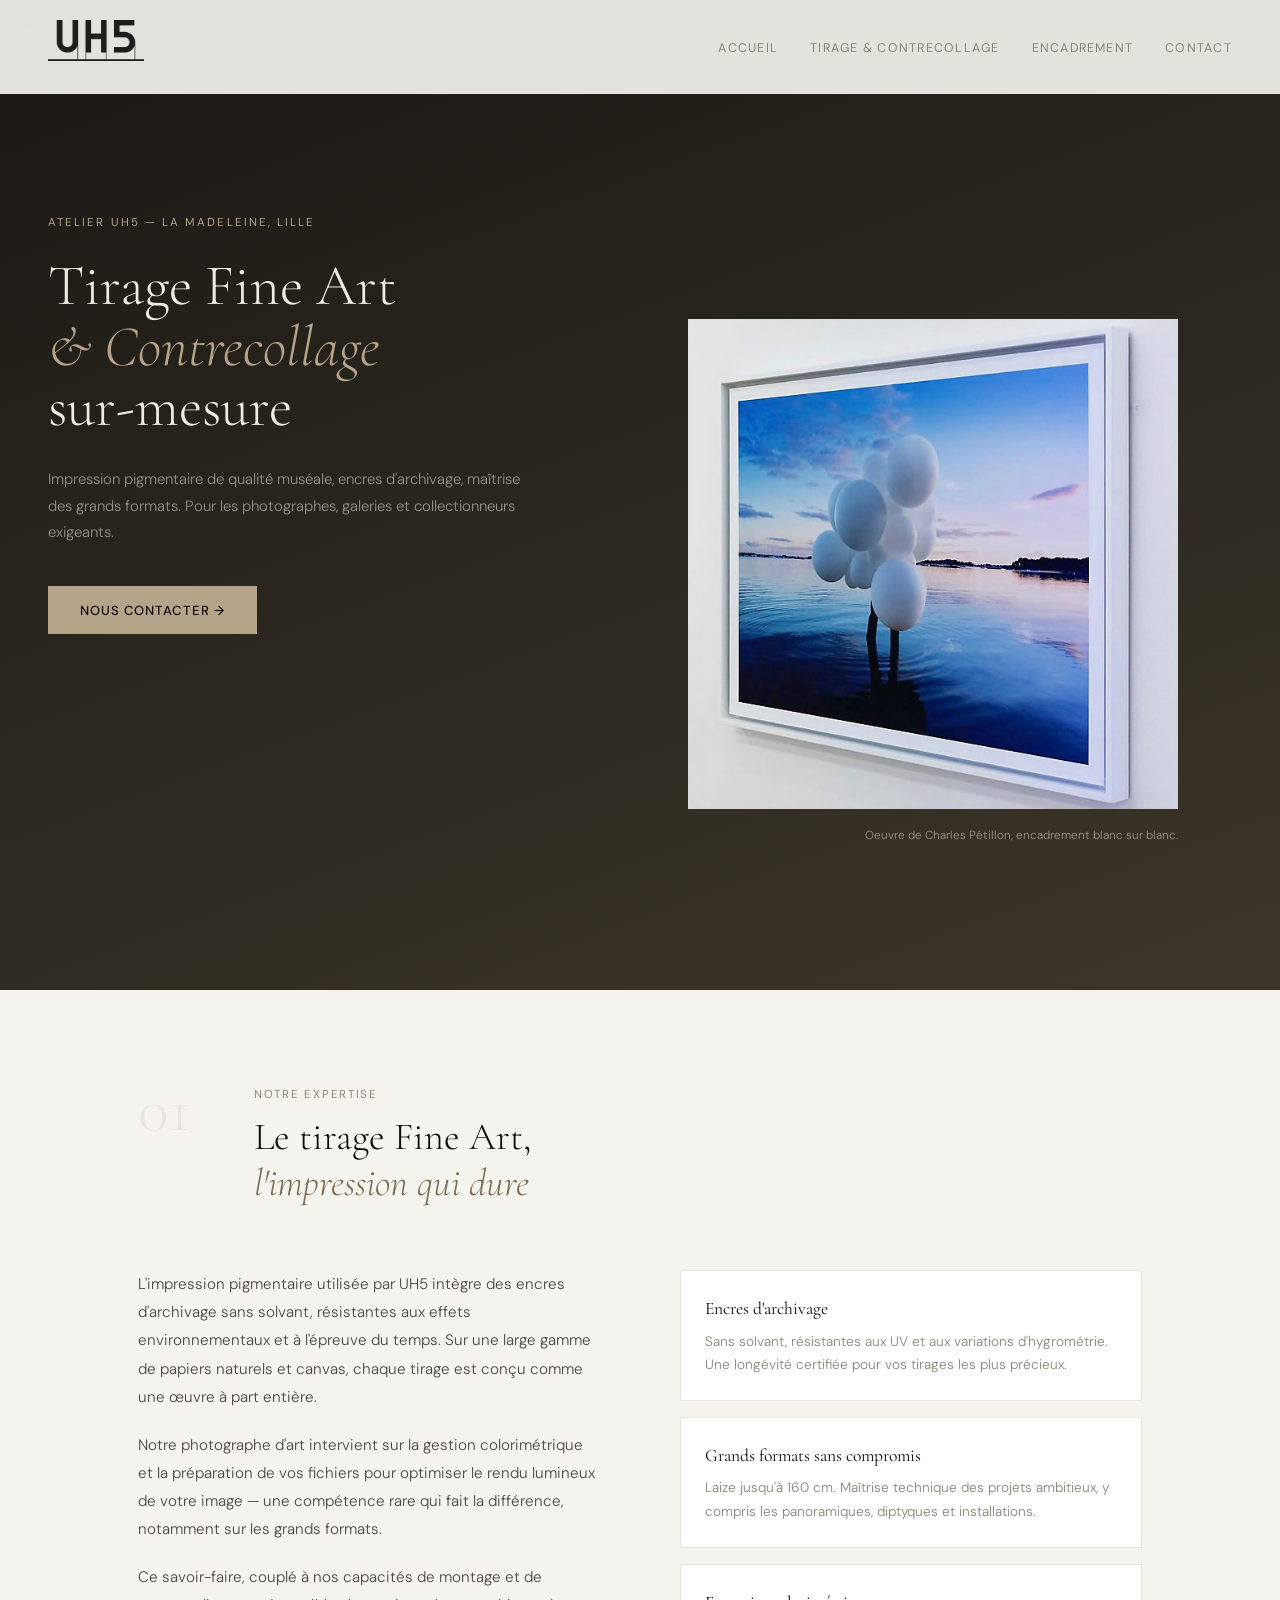
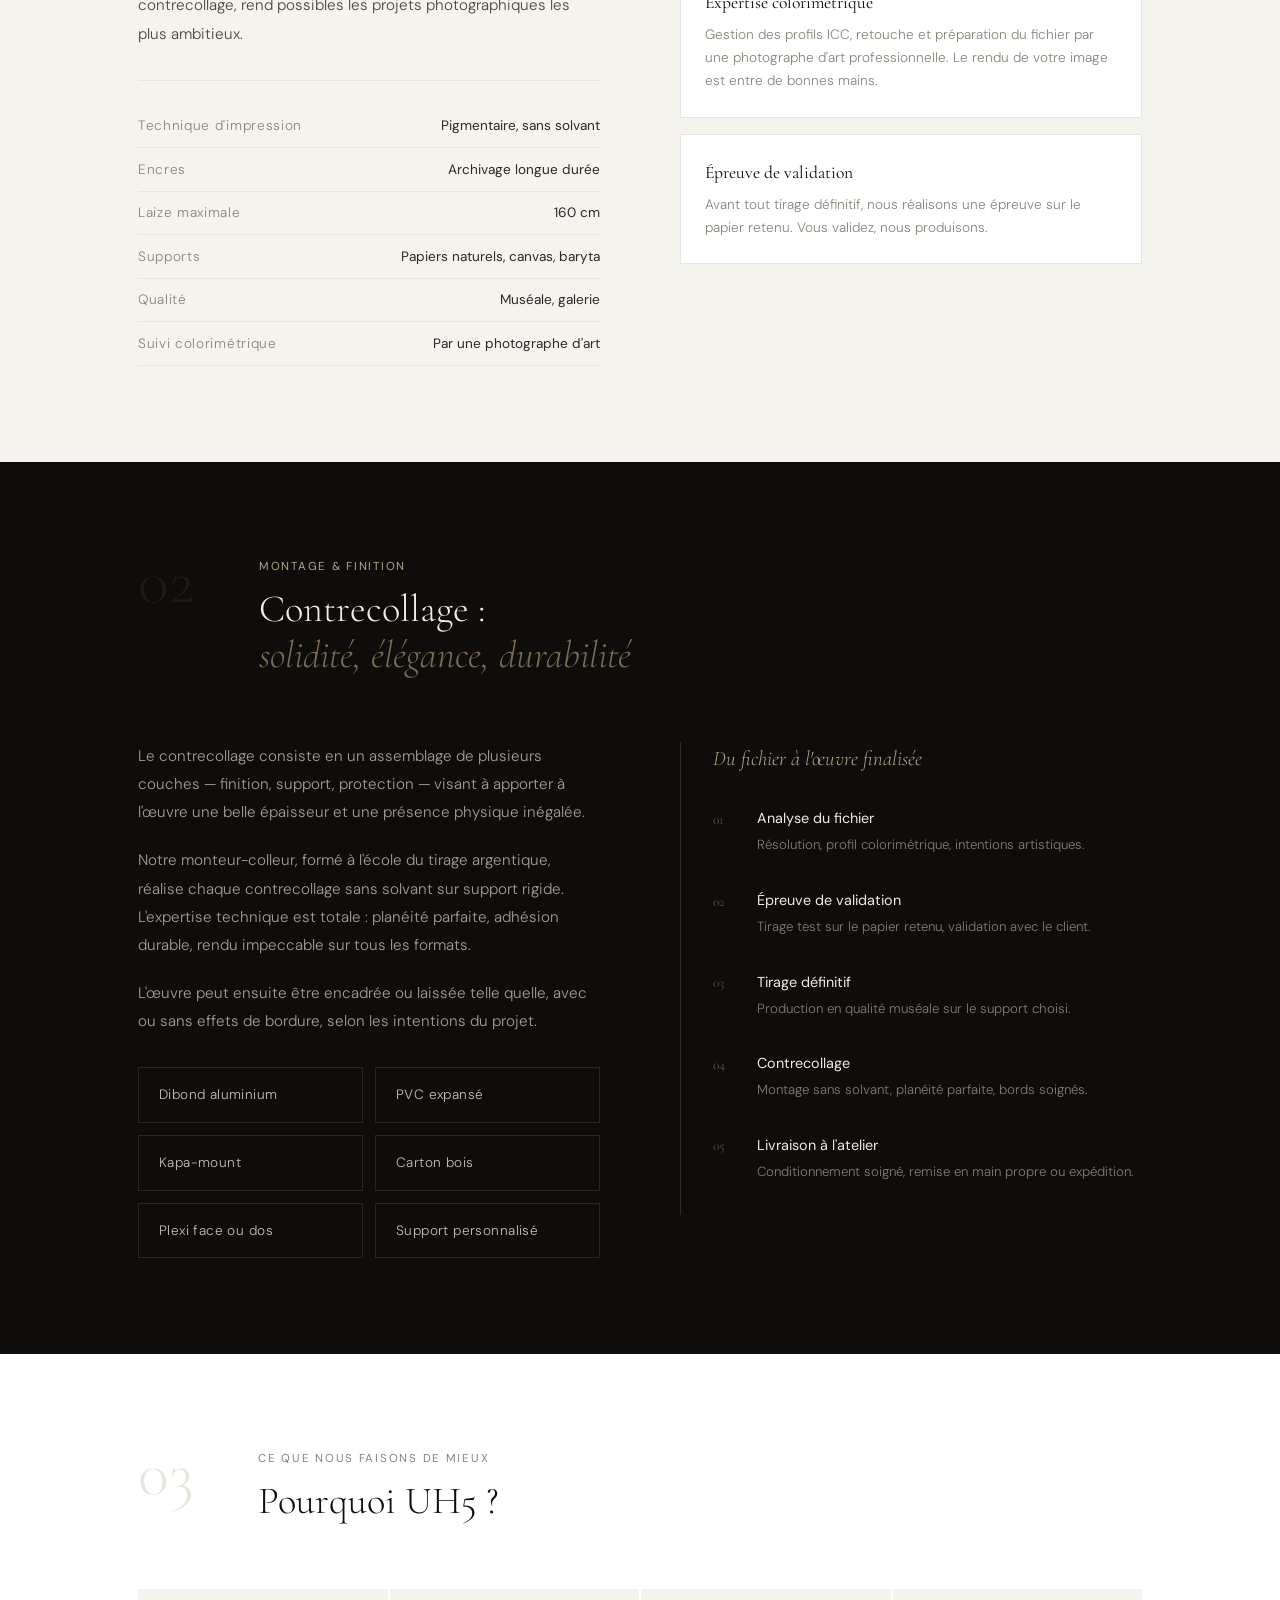
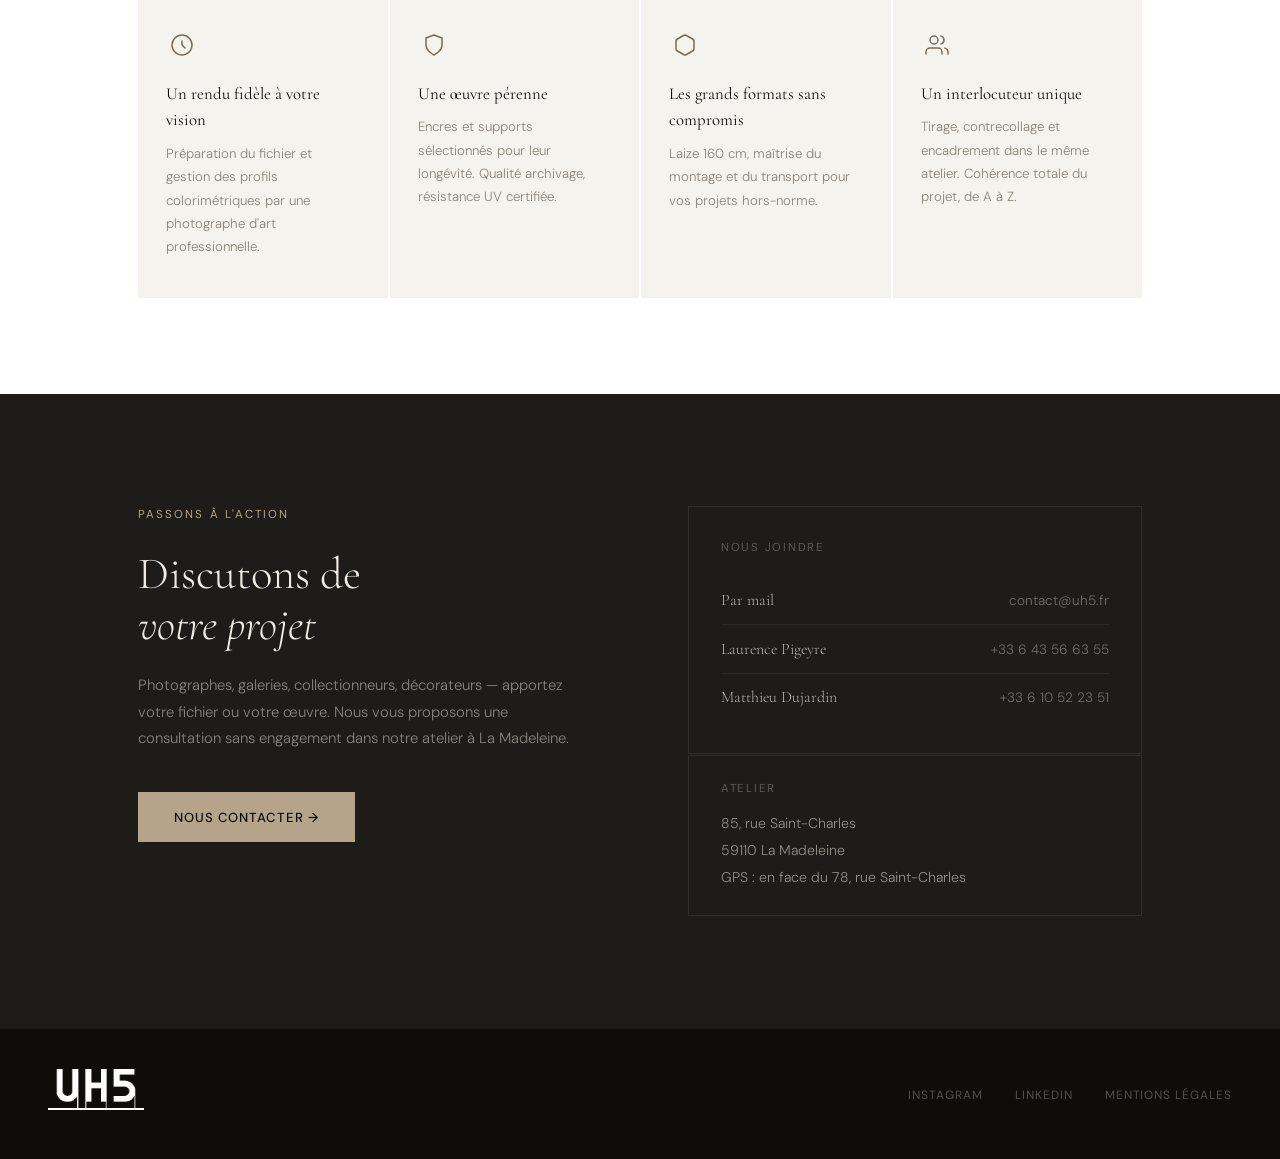
<file: tirage-contrecollage.html>
<!DOCTYPE html>
<html lang="fr">
<head>
  <meta charset="UTF-8">
  <meta name="viewport" content="width=device-width, initial-scale=1.0">
  <title>Tirage Fine Art & Contrecollage à Lille – UH5 Roubaix</title>
  <meta name="description" content="UH5 réalise vos tirages Fine Art et contrecollages sur-mesure à Lille. Qualité muséale, encres d'archivage, grands formats jusqu'à 160 cm. Atelier à La Madeleine (Nord).">
  <meta name="keywords" content="tirage fine art Lille, impression pigmentaire Nord, contrecollage photo Hauts-de-France, tirage qualité muséale Roubaix, grand format photographique, impression archivage photo">
  <link rel="canonical" href="https://www.uh5.fr/tirage-contrecollag.html">
  <link rel="preconnect" href="https://fonts.googleapis.com">
  <link rel="preconnect" href="https://fonts.gstatic.com" crossorigin>
  <link href="https://fonts.googleapis.com/css2?family=Cormorant+Garamond:ital,wght@0,300;0,400;0,500;1,300;1,400&family=DM+Sans:wght@300;400;500&display=swap" rel="stylesheet">
  <link rel="stylesheet" href="style.css">
    <link rel="icon" href="./favicon.ico" type="image/x-icon">
  <link rel="shortcut icon" href="./favicon.ico" type="image/x-icon">
 
</head>
<body>

  <!-- Navigation -->
  <nav>
    <a href="/" class="nav-logo"><img class="nav-logo-img" src="img/logo-uh5.png" alt="Logo UH5"></a>
    
    <ul class="nav-links">
      <li><a href="index.html">Accueil</a></li>
      <li><a href="tirage-contrecollage.html">Tirage & Contrecollage</a></li>
      <li><a href="encadrement.html">Encadrement</a></li>
     <!-- <li><a href="none">Journal</a></li> -->
      <li><a href="#contact">Contact</a></li>
    </ul>

    <button class="nav-burger" id="burger" aria-label="Menu" aria-expanded="false">
      <span></span>
      <span></span>
      <span></span>
    </button>
  </nav>

  <!-- Menu overlay -->
  <div class="nav-menu" id="nav-menu" role="dialog" aria-label="Navigation principale">
    <ul>
      <li><a href="index.html">Accueil</a></li>
      <li><a href="tirage-contrecollage.html">Tirage & Contrecollage</a></li>
      <li><a href="encadrement.html">Encadrement</a></li>
    <!--  <li><a href="xx">Journal</a></li> -->
      <li><a href="#contact">Contact</a></li>
    </ul>
    <div class="nav-menu-footer">
      <div class="nav-menu-address">
        85, rue Saint-Charles<br>
        59110 La Madeleine
      </div>
      <div class="nav-menu-tel">
        +33 6 43 56 63 55<br>
        +33 6 10 52 23 51
      </div>
    </div>
  </div>

  <!-- Hero split -->
  <section class="hero">
    <div class="hero-left">
      <div class="hero-grain"></div>
      <div class="hero-left-content">
        <span class="hero-eyebrow">Atelier UH5 — La Madeleine, Lille</span>
        <h1 class="hero-title">Tirage Fine Art<br><em>& Contrecollage</em><br>sur-mesure</h1>
         <p class="hero-tagline">Impression pigmentaire de qualité muséale, encres d'archivage, maîtrise des grands formats. Pour les photographes, galeries et collectionneurs exigeants.</p>
         <a href="#contact" class="hero-cta">Nous contacter →</a>
      </div>
    </div>
     <div class="hero-right">
      <div class="hero-right-image-container">
      <img src="img/petillon_DxO2.jpg" alt="Atelier UH5 — Encadrement sur-mesure" class="hero-right-image">
       <p class="hero-legende">Oeuvre de Charles Pétillon, encadrement blanc sur blanc.</p>
      </div>
    </div>
  </section>


  <!-- Tirage Fine Art -->
  <section class="tirage-section">
    <div class="container">
      <div class="section-header">
        <div class="section-num">01</div>
        <div>
          <div class="section-label">Notre expertise</div>
          <h2 class="section-title">Le tirage Fine Art,<br><em>l'impression qui dure</em></h2>
        </div>
      </div>
      <div class="tirage-grid">
        <div class="tirage-body">
          <p>L'impression pigmentaire utilisée par UH5 intègre des encres d'archivage sans solvant, résistantes aux effets environnementaux et à l'épreuve du temps. Sur une large gamme de papiers naturels et canvas, chaque tirage est conçu comme une œuvre à part entière.</p>
          <p>Notre photographe d'art intervient sur la gestion colorimétrique et la préparation de vos fichiers pour optimiser le rendu lumineux de votre image — une compétence rare qui fait la différence, notamment sur les grands formats.</p>
          <p>Ce savoir-faire, couplé à nos capacités de montage et de contrecollage, rend possibles les projets photographiques les plus ambitieux.</p>

          <ul class="specs-list">
            <li>
              <span class="spec-key">Technique d'impression</span>
              <span class="spec-val">Pigmentaire, sans solvant</span>
            </li>
            <li>
              <span class="spec-key">Encres</span>
              <span class="spec-val">Archivage longue durée</span>
            </li>
            <li>
              <span class="spec-key">Laize maximale</span>
              <span class="spec-val">160 cm</span>
            </li>
            <li>
              <span class="spec-key">Supports</span>
              <span class="spec-val">Papiers naturels, canvas, baryta</span>
            </li>
            <li>
              <span class="spec-key">Qualité</span>
              <span class="spec-val">Muséale, galerie</span>
            </li>
            <li>
              <span class="spec-key">Suivi colorimétrique</span>
              <span class="spec-val">Par une photographe d'art</span>
            </li>
          </ul>
        </div>
        <div class="tirage-cards">
          <div class="tirage-card">
            <h3>Encres d'archivage</h3>
            <p>Sans solvant, résistantes aux UV et aux variations d'hygrométrie. Une longévité certifiée pour vos tirages les plus précieux.</p>
          </div>
          <div class="tirage-card">
            <h3>Grands formats sans compromis</h3>
            <p>Laize jusqu'à 160 cm. Maîtrise technique des projets ambitieux, y compris les panoramiques, diptyques et installations.</p>
          </div>
          <div class="tirage-card">
            <h3>Expertise colorimétrique</h3>
            <p>Gestion des profils ICC, retouche et préparation du fichier par une photographe d'art professionnelle. Le rendu de votre image est entre de bonnes mains.</p>
          </div>
          <div class="tirage-card">
            <h3>Épreuve de validation</h3>
            <p>Avant tout tirage définitif, nous réalisons une épreuve sur le papier retenu. Vous validez, nous produisons.</p>
          </div>
        </div>
      </div>
    </div>
  </section>

  <!-- Contrecollage -->
  <section class="contrecollage-section">
    <div class="container">
      <div class="section-header">
        <div class="section-num">02</div>
        <div>
          <div class="section-label">Montage & finition</div>
          <h2 class="section-title">Contrecollage :<br><em>solidité, élégance, durabilité</em></h2>
        </div>
      </div>
      <div class="cc-grid">
        <div class="cc-body">
          <p>Le contrecollage consiste en un assemblage de plusieurs couches — finition, support, protection — visant à apporter à l'œuvre une belle épaisseur et une présence physique inégalée.</p>
          <p>Notre monteur-colleur, formé à l'école du tirage argentique, réalise chaque contrecollage sans solvant sur support rigide. L'expertise technique est totale : planéité parfaite, adhésion durable, rendu impeccable sur tous les formats.</p>
          <p>L'œuvre peut ensuite être encadrée ou laissée telle quelle, avec ou sans effets de bordure, selon les intentions du projet.</p>

          <div class="cc-supports">
            <div class="cc-support">Dibond aluminium</div>
            <div class="cc-support">PVC expansé</div>
            <div class="cc-support">Kapa-mount</div>
            <div class="cc-support">Carton bois</div>
            <div class="cc-support">Plexi face ou dos</div>
            <div class="cc-support">Support personnalisé</div>
          </div>
        </div>
        <div class="cc-process">
          <div class="cc-process-title">Du fichier à l'œuvre finalisée</div>
          <div class="cc-step">
            <div class="cc-step-num">01</div>
            <div class="cc-step-content">
              <h4>Analyse du fichier</h4>
              <p>Résolution, profil colorimétrique, intentions artistiques.</p>
            </div>
          </div>
          <div class="cc-step">
            <div class="cc-step-num">02</div>
            <div class="cc-step-content">
              <h4>Épreuve de validation</h4>
              <p>Tirage test sur le papier retenu, validation avec le client.</p>
            </div>
          </div>
          <div class="cc-step">
            <div class="cc-step-num">03</div>
            <div class="cc-step-content">
              <h4>Tirage définitif</h4>
              <p>Production en qualité muséale sur le support choisi.</p>
            </div>
          </div>
          <div class="cc-step">
            <div class="cc-step-num">04</div>
            <div class="cc-step-content">
              <h4>Contrecollage</h4>
              <p>Montage sans solvant, planéité parfaite, bords soignés.</p>
            </div>
          </div>
          <div class="cc-step">
            <div class="cc-step-num">05</div>
            <div class="cc-step-content">
              <h4>Livraison à l'atelier</h4>
              <p>Conditionnement soigné, remise en main propre ou expédition.</p>
            </div>
          </div>
        </div>
      </div>
    </div>
  </section>

  <!-- Benefits -->
  <section class="benefits-section">
    <div class="container">
      <div class="section-header">
        <div class="section-num" style="color: var(--light-gray);">03</div>
        <div>
          <div class="section-label">Ce que nous faisons de mieux</div>
          <h2 class="section-title">Pourquoi UH5 ?</h2>
        </div>
      </div>
      <div class="benefits-grid">
        <div class="benefit-item">
          <div class="benefit-icon">
            <svg width="24" height="24" viewBox="0 0 24 24" fill="none" stroke-width="1.5" stroke-linecap="round" stroke-linejoin="round">
              <circle cx="12" cy="12" r="10"/><path d="M12 8v4l3 3"/>
            </svg>
          </div>
          <h3>Un rendu fidèle à votre vision</h3>
          <p>Préparation du fichier et gestion des profils colorimétriques par une photographe d'art professionnelle.</p>
        </div>
        <div class="benefit-item">
          <div class="benefit-icon">
            <svg width="24" height="24" viewBox="0 0 24 24" fill="none" stroke-width="1.5" stroke-linecap="round" stroke-linejoin="round">
              <path d="M12 22s8-4 8-10V5l-8-3-8 3v7c0 6 8 10 8 10z"/>
            </svg>
          </div>
          <h3>Une œuvre pérenne</h3>
          <p>Encres et supports sélectionnés pour leur longévité. Qualité archivage, résistance UV certifiée.</p>
        </div>
        <div class="benefit-item">
          <div class="benefit-icon">
            <svg width="24" height="24" viewBox="0 0 24 24" fill="none" stroke-width="1.5" stroke-linecap="round" stroke-linejoin="round">
              <path d="M21 16V8a2 2 0 0 0-1-1.73l-7-4a2 2 0 0 0-2 0l-7 4A2 2 0 0 0 3 8v8a2 2 0 0 0 1 1.73l7 4a2 2 0 0 0 2 0l7-4A2 2 0 0 0 21 16z"/>
            </svg>
          </div>
          <h3>Les grands formats sans compromis</h3>
          <p>Laize 160 cm, maîtrise du montage et du transport pour vos projets hors-norme.</p>
        </div>
        <div class="benefit-item">
          <div class="benefit-icon">
            <svg width="24" height="24" viewBox="0 0 24 24" fill="none" stroke-width="1.5" stroke-linecap="round" stroke-linejoin="round">
              <path d="M17 21v-2a4 4 0 0 0-4-4H5a4 4 0 0 0-4 4v2"/><circle cx="9" cy="7" r="4"/><path d="M23 21v-2a4 4 0 0 0-3-3.87"/><path d="M16 3.13a4 4 0 0 1 0 7.75"/>
            </svg>
          </div>
          <h3>Un interlocuteur unique</h3>
          <p>Tirage, contrecollage et encadrement dans le même atelier. Cohérence totale du projet, de A à Z.</p>
        </div>
      </div>
    </div>
  </section>



   <!-- CTA / Contact -->
  <section class="cta-section" id="contact">
    <div class="container">
      <div class="cta-grid">
        <div class="cta-left">
          <div class="cta-eyebrow">Passons à l'action</div>
          <h2 class="cta-title">Discutons de<br><em>votre projet</em></h2>
          <p class="cta-text">Photographes, galeries, collectionneurs, décorateurs — apportez votre fichier ou votre œuvre. Nous vous proposons une consultation sans engagement dans notre atelier à La Madeleine.</p>
          <div class="cta-buttons">
            <a href="/cdn-cgi/l/email-protection#90f3fffee4f1f3e4d0e5f8a5bef6e2" class="btn-primary">Nous contacter →</a>
            </div>
        </div>
        <div class="cta-right">
          <div class="contact-block">
            <div class="contact-block-title">Nous joindre</div>
            <div class="contact-person">
              <span class="contact-name">Par mail</span>
              <span class="contact-tel">contact@uh5.fr</span>
            </div>
             <div class="contact-person">
              <span class="contact-name">Laurence Pigeyre</span>
               <span><a class="contact-tel" href="tel:0643566355">+33 6 43 56 63 55</a></span>
            </div>
            <div class="contact-person">
              <span class="contact-name">Matthieu Dujardin</span>
              <span><a class="contact-tel" href="tel:0610522351">+33 6 10 52 23 51</a></span>
            </div>
          </div>
          <div class="address-block">
            <div class="address-title">Atelier</div>
            <div class="address-text">
              85, rue Saint-Charles<br>
              59110 La Madeleine<br>
              GPS : en face du 78, rue Saint-Charles
            </div>
          </div>
        </div>
      </div>
    </div>
  </section>

  <!-- Footer -->
  <footer>
    <span class="footer-logo"><img class="nav-logo-img" src="img/logo-uh5-w.png" alt="Logo UH5"></span>
    
     <ul class="footer-links">
      <li><a href="https://www.instagram.com/uh5_roubaix/">Instagram</a></li>
      <li><a href="https://www.linkedin.com/company/uh5/">Linkedin</a></li>
      <li><a href="mentions_legales.html">Mentions légales</a></li>
      </ul>
  </footer>


  <script>
    const burger = document.getElementById('burger');
    const menu = document.getElementById('nav-menu');

    burger.addEventListener('click', () => {
      const isOpen = menu.classList.toggle('is-open');
      burger.classList.toggle('is-open', isOpen);
      burger.setAttribute('aria-expanded', isOpen);
      document.body.style.overflow = isOpen ? 'hidden' : '';
    });

    // Fermer le menu au clic sur un lien
    menu.querySelectorAll('a').forEach(link => {
      link.addEventListener('click', () => {
        menu.classList.remove('is-open');
        burger.classList.remove('is-open');
        burger.setAttribute('aria-expanded', 'false');
        document.body.style.overflow = '';
      });
    });

    // Fermer avec Échap
    document.addEventListener('keydown', e => {
      if (e.key === 'Escape' && menu.classList.contains('is-open')) {
        menu.classList.remove('is-open');
        burger.classList.remove('is-open');
        burger.setAttribute('aria-expanded', 'false');
        document.body.style.overflow = '';
        burger.focus();
      }
    });
  </script>

</body>
</html>
</file>
<file: style.css>
:root {
      --black: #0e0d0c;
      --off-white: #f5f3ee;
      --warm-gray: #8a8479;
      --light-gray: #e8e5de;
      --accent: #b5a48a;
      --accent-dark: #7a6b55;
      --text: #2a2925;
      --serif: 'Cormorant Garamond', Georgia, serif;
      --sans: 'DM Sans', sans-serif;
    }

    *, *::before, *::after { box-sizing: border-box; margin: 0; padding: 0; }
    html { scroll-behavior: smooth; }
    body {
      font-family: var(--sans);
      background: var(--off-white);
      color: var(--text);
      font-size: 16px;
      line-height: 1.6;
      -webkit-font-smoothing: antialiased;
    }

    /* ─── NAV ─── */
    nav {
      position: fixed;
      top: 0; left: 0; right: 0;
      z-index: 200;
      display: flex;
      align-items: center;
      justify-content: space-between;
      padding: 1.25rem 3rem;
      background: rgba(245, 243, 238, 0.92);
      backdrop-filter: blur(12px);
      border-bottom: 1px solid var(--light-gray);
    }
    .nav-logo {
      font-family: var(--serif);
      font-size: 1.5rem;
      font-weight: 300;
      letter-spacing: .15em;
      text-transform: uppercase;
      color: var(--black);
      text-decoration: none;
      position: relative;
      z-index: 201;
    }

       .nav-logo-img {
      size: 48px;
    }

    /* Burger button & nav links */

    .nav-links {
      display: flex;
      gap: 2rem;
      list-style: none;
    }
    .nav-links a {
      font-size: .78rem;
      font-weight: 400;
      letter-spacing: .1em;
      text-transform: uppercase;
      color: var(--warm-gray);
      text-decoration: none;
      transition: color .2s;
    }
    .nav-links a:hover { color: var(--text); }

    .nav-burger {
      display: flex;
      flex-direction: column;
      justify-content: center;
      gap: 5px;
      width: 32px;
      height: 32px;
      background: none;
      border: none;
      cursor: pointer;
      padding: 0;
      position: relative;
      z-index: 201;
    }
    .nav-burger span {
      display: block;
      height: 1px;
      background: var(--black);
      transition: transform .35s cubic-bezier(.4,0,.2,1), opacity .2s, width .3s;
      transform-origin: center;
    }
    .nav-burger span:nth-child(1) { width: 24px; }
    .nav-burger span:nth-child(2) { width: 16px; }
    .nav-burger span:nth-child(3) { width: 20px; }

    /* Open state */
    .nav-burger.is-open span:nth-child(1) {
      width: 22px;
      transform: translateY(6px) rotate(45deg);
    }
    .nav-burger.is-open span:nth-child(2) {
      opacity: 0;
      transform: scaleX(0);
    }
    .nav-burger.is-open span:nth-child(3) {
      width: 22px;
      transform: translateY(-6px) rotate(-45deg);
    }

    /* Menu overlay */
    .nav-menu {
      position: fixed;
      inset: 0;
      z-index: 199;
      background: rgba(245, 243, 238, 0.98);
      backdrop-filter: blur(20px);
      display: flex;
      flex-direction: column;
      justify-content: center;
      padding: 6rem 3rem 3rem;
      opacity: 0;
      pointer-events: none;
      transition: opacity .35s cubic-bezier(.4,0,.2,1);
    }
    .nav-menu.is-open {
      opacity: 1;
      pointer-events: all;
    }
    .nav-menu ul {
      list-style: none;
      margin-bottom: auto;
    }
    .nav-menu ul li {
      overflow: hidden;
    }
    .nav-menu ul li a {
      display: block;
      font-family: var(--serif);
      font-size: clamp(2rem, 5vw, 3.5rem);
      font-weight: 300;
      color: var(--black);
      text-decoration: none;
      line-height: 1.1;
      padding: .6rem 0;
      border-bottom: 1px solid var(--light-gray);
      transform: translateY(30px);
      opacity: 0;
      transition: color .2s, transform .4s cubic-bezier(.4,0,.2,1), opacity .4s cubic-bezier(.4,0,.2,1);
    }
    .nav-menu ul li a em {
      font-style: italic;
      color: var(--accent-dark);
    }
    .nav-menu.is-open ul li a {
      transform: translateY(0);
      opacity: 1;
    }
    .nav-menu.is-open ul li:nth-child(1) a { transition-delay: .05s; }
    .nav-menu.is-open ul li:nth-child(2) a { transition-delay: .1s; }
    .nav-menu.is-open ul li:nth-child(3) a { transition-delay: .15s; }
    .nav-menu.is-open ul li:nth-child(4) a { transition-delay: .2s; }
    .nav-menu.is-open ul li:nth-child(5) a { transition-delay: .25s; }
    .nav-menu ul li a:hover { color: var(--accent-dark); }
    .nav-menu ul li a.active { color: var(--accent-dark); }

    .nav-menu-footer {
      border-top: 1px solid var(--light-gray);
      padding-top: 2rem;
      display: flex;
      justify-content: space-between;
      align-items: flex-end;
      opacity: 0;
      transform: translateY(10px);
      transition: opacity .4s .3s, transform .4s .3s;
    }
    .nav-menu.is-open .nav-menu-footer {
      opacity: 1;
      transform: translateY(0);
    }
    .nav-menu-address {
      font-size: .75rem;
      letter-spacing: .12em;
      text-transform: uppercase;
      color: var(--warm-gray);
      line-height: 2;
    }
    .nav-menu-tel {
      text-align: right;
      font-size: .78rem;
      font-weight: 300;
      color: var(--warm-gray);
      line-height: 2;
    }

    /* ─── HERO ─── */
    .hero {
      min-height: 110vh;
      background: linear-gradient(160deg, #1a1814 0%, #2e2a22 60%, #3d3628 100%);
      display: grid;
      grid-template-columns: 1fr 1fr;
      position: relative;
      overflow: hidden;
    }
    .hero-left {
      
      display: block;
      flex-direction: column;
      justify-content: flex-end;
      padding: 7rem 3rem 3rem;
      position: relative;
      overflow: hidden;
    }
    .hero-grain {
      position: absolute;
      inset: 0;
      opacity: .04;
      
    }
    .hero-left-content { position: relative; z-index: 2; }
    .hero-eyebrow {
      display: inline-block;
      font-size: .72rem;
      font-weight: 400;
      letter-spacing: .18em;
      text-transform: uppercase;
      color: var(--accent);
      margin-bottom: 1.5rem;
    }
    .hero-title {
      font-family: var(--serif);
      font-size: clamp(2.8rem, 4.5vw, 5rem);
      font-weight: 300;
      line-height: 1.05;
      color: #f0ece3;
      margin-bottom: 1.75rem;
    }
    .hero-title em { font-style: italic; color: var(--accent); }
    .hero-tagline {
      font-size: .93rem;
      font-weight: 300;
      color: rgba(240,236,227,.55);
      line-height: 1.8;
      max-width: 90%;
      margin-bottom: 2.5rem;
    }
    .hero-legende {
      font-size: .73rem;
      font-weight: 300;
      color: rgba(240,236,227,.55);
      line-height: 1.8;
      max-width: 90%;
      margin-top: 1rem;
      margin-bottom: 1rem;
      text-align: end;
    }


    .hero-cta {
      display: inline-flex;
      align-items: center;
      gap: .75rem;
      padding: .85rem 2rem;
      background: var(--accent);
      color: var(--black);
      font-size: .82rem;
      font-weight: 500;
      letter-spacing: .08em;
      text-transform: uppercase;
      text-decoration: none;
      transition: background .2s, gap .2s;
    }
    .hero-cta:hover { background: #c4b49a; gap: 1rem; }


 
    .hero-right {
      display: flex;
      flex-direction: column;
      justify-content: flex-end;
      padding: 2rem 3rem 2rem;
      position: relative;
    }

 .hero-right-image-container {

      display: block;
    }


    .hero-right-image {
      display: block;
      width: 90%;
      aspect-ratio: 1 / 1;
      object-fit: cover;
      
    }

    .hero-right-top {
      position: absolute;
      top: 2rem; left: 3rem; right: 3rem;
    }

    /* ─── LAYOUT ─── */
    .container {
      max-width: 1100px;
      margin: 0 auto;
      padding: 0 3rem;
    }
    section { padding: 6rem 0; }

    .section-header {
      display: flex;
      align-items: flex-start;
      gap: 4rem;
      margin-bottom: 4rem;
    }
    .section-num {
      font-family: var(--serif);
      font-size: 4rem;
      font-weight: 300;
      color: var(--light-gray);
      line-height: 1;
      flex-shrink: 0;
      margin-top: -.5rem;
    }
    .section-label {
      font-size: .72rem;
      font-weight: 400;
      letter-spacing: .15em;
      text-transform: uppercase;
      color: var(--warm-gray);
      margin-bottom: .6rem;
    }
    .section-title {
      font-family: var(--serif);
      font-size: clamp(1.8rem, 3vw, 2.6rem);
      font-weight: 300;
      line-height: 1.2;
      color: var(--black);
    }
    .section-title em { font-style: italic; color: var(--accent-dark); }

    /* ─── QUI SOMMES-NOUS ─── */
    .about-section { background: var(--off-white); }
    .about-grid {
      display: grid;
      grid-template-columns: 1fr 1fr;
      gap: 5rem;
      align-items: start;
    }
    .about-body p {
      font-size: .95rem;
      font-weight: 300;
      line-height: 1.85;
      color: #4a4740;
      margin-bottom: 1.25rem;
    }
    .about-values {
      margin-top: 2rem;
      border-top: 1px solid var(--light-gray);
    }
    .about-value {
      display: flex;
      gap: 1.25rem;
      padding: 1.1rem 0;
      border-bottom: 1px solid var(--light-gray);
      align-items: baseline;
    }
    .about-value-label {
      font-size: .72rem;
      letter-spacing: .12em;
      text-transform: uppercase;
      color: var(--accent-dark);
      flex-shrink: 0;
      width: 90px;
    }
    .about-value p {
      font-size: .87rem;
      font-weight: 300;
      color: var(--warm-gray);
      line-height: 1.6;
      margin-bottom: 0;
    }
    .team-grid {
      display: flex;
      flex-direction: column;
      gap: 1px;
      background: var(--light-gray);
    }
    .team-member {
      background: #fff;
      padding: 1.75rem;
      display: flex;
      justify-content: space-between;
      align-items: flex-start;
      gap: 1.5rem;
    }
    .team-member-info { flex: 1; }
    .team-member-name {
      font-family: var(--serif);
      font-size: 1.25rem;
      font-weight: 400;
      color: var(--black);
      margin-bottom: .2rem;
    }
    .team-member-role {
      font-size: .75rem;
      letter-spacing: .1em;
      text-transform: uppercase;
      color: var(--warm-gray);
      margin-bottom: .6rem;
    }
    .team-member-desc {
      font-size: .85rem;
      font-weight: 300;
      color: var(--warm-gray);
      line-height: 1.7;
    }
    .team-member-initial {
      font-family: var(--serif);
      font-size: 3rem;
      font-weight: 300;
      color: var(--light-gray);
      line-height: 1;
      flex-shrink: 0;
    }

    /* ─── SERVICES ─── */
    .services-section { background: var(--black); }
    .services-section .section-num { color: rgba(255,255,255,.05); }
    .services-section .section-label { color: var(--accent); }
    .services-section .section-title { color: #f0ece3; }
    .services-grid {
      display: grid;
      grid-template-columns: repeat(3, 1fr);
      gap: 1px;
      background: rgba(255,255,255,.06);
    }
    .service-card {
      background: #1a1814;
      padding: 2.5rem 2rem 2rem;
      display: flex;
      flex-direction: column;
      gap: 1rem;
      transition: background .25s;
      position: relative;
      overflow: hidden;
    }
    .service-card::before {
      content: '';
      position: absolute;
      top: 0; left: 0; right: 0;
      height: 1px;
      background: var(--accent);
      transform: scaleX(0);
      transform-origin: left;
      transition: transform .3s;
    }
    .service-card:hover { background: #221e18; }
    .service-card:hover::before { transform: scaleX(1); }
    .service-card-num {
      font-family: var(--serif);
      font-size: .85rem;
      font-weight: 300;
      color: rgba(181,164,138,.4);
      letter-spacing: .1em;
    }
    .service-card h3 {
      font-family: var(--serif);
      font-size: 1.4rem;
      font-weight: 300;
      color: #f0ece3;
      line-height: 1.2;
    }
    .service-card p {
      font-size: .85rem;
      font-weight: 300;
      color: rgba(240,236,227,.5);
      line-height: 1.75;
      flex: 1;
    }
    .service-card-link {
      display: inline-flex;
      align-items: center;
      gap: .5rem;
      font-size: .78rem;
      letter-spacing: .1em;
      text-transform: uppercase;
      color: var(--accent);
      text-decoration: none;
      transition: gap .2s;
      margin-top: .5rem;
    }
    .service-card-link:hover { gap: .8rem; }
    .service-specs {
      margin-top: .5rem;
      padding-top: 1.25rem;
      border-top: 1px solid rgba(255,255,255,.07);
      display: flex;
      flex-direction: column;
      gap: .4rem;
    }
    .service-spec {
      font-size: .78rem;
      font-weight: 300;
      color: rgba(240,236,227,.3);
      display: flex;
      align-items: center;
      gap: .5rem;
    }
    .service-spec::before {
      content: '·';
      color: var(--accent);
    }

    /* ─── ENGAGEMENT ─── */
    .engagement-section { background: var(--off-white); border-top: 1px solid var(--light-gray); }
    .engagement-grid {
      display: grid;
      grid-template-columns: repeat(3, 1fr);
      gap: 2px;
      background: var(--light-gray);
    }
    .engagement-item {
      background: var(--off-white);
      padding: 2.5rem 2rem;
      transition: background .2s;
    }
    .engagement-item:hover { background: #eceae3; }
    .engagement-num {
      font-family: var(--serif);
      font-size: 2.5rem;
      font-weight: 300;
      color: var(--accent);
      line-height: 1;
      margin-bottom: 1rem;
    }
    .engagement-item h3 {
      font-family: var(--serif);
      font-size: 1.1rem;
      font-weight: 400;
      color: var(--black);
      margin-bottom: .5rem;
    }
    .engagement-item p {
      font-size: .85rem;
      font-weight: 300;
      color: var(--warm-gray);
      line-height: 1.75;
    }
   .divide-section { background: var(--black);padding: 0; height: 1px; }

    /* ─── RÉFÉRENCES ─── */
    .ref-section { background: var(--off-white); }

    .ref-header {
      display: flex;
      align-items: flex-start;
      gap: 4rem;
      margin-bottom: 4rem;
    }
    .ref-num {
      font-family: var(--serif);
      font-size: 4rem;
      font-weight: 300;
      color: var(--light-gray);
      line-height: 1;
      flex-shrink: 0;
      margin-top: -.5rem;
    }
    .ref-label {
      font-size: .72rem;
      font-weight: 400;
      letter-spacing: .15em;
      text-transform: uppercase;
      color: var(--warm-gray);
      margin-bottom: .6rem;
    }
    .ref-title {
      font-family: var(--serif);
      font-size: clamp(1.8rem, 3vw, 2.6rem);
      font-weight: 300;
      line-height: 1.2;
      color: var(--black);
    }
    .ref-title em { font-style: italic; color: var(--accent-dark); }

    .ref-body {
      display: grid;
      grid-template-columns: 1fr 1fr;
      gap: 5rem;
      align-items: start;
    }

    /* Photos */
    .ref-photos {
      display: grid;
      grid-template-columns: 1fr 1fr;
      gap: 8px;
    }
    .ref-photo {
      background: var(--light-gray);
      overflow: hidden;
      aspect-ratio: 1 / 1;
    }
    .ref-photo--large {
      grid-column: span 2;
      aspect-ratio: 2 / 1;
    }
    .ref-photo img {
      width: 100%;
      height: 100%;
      object-fit: cover;
      display: block;
    }

    /* Clients */
    .ref-right {
      display: flex;
      flex-direction: column;
      gap: 3rem;
    }
    .ref-clients-label {
      font-size: .72rem;
      font-weight: 400;
      letter-spacing: .15em;
      text-transform: uppercase;
      color: var(--warm-gray);
      margin-bottom: 1.25rem;
    }
    .ref-clients-list {
      display: flex;
      flex-wrap: wrap;
      align-items: center;
      gap: .35rem .1rem;
      line-height: 1.8;
    }
    .ref-client-name {
      font-family: var(--serif);
      font-size: 1.1rem;
      font-weight: 400;
      color: var(--text);
    }
    .ref-client-sep {
      display: inline-block;
      width: 5px;
      height: 5px;
      border-radius: 50%;
      background: var(--accent);
      flex-shrink: 0;
      margin: 0 .5rem;
      vertical-align: middle;
    }

    /* Témoignage */
    .ref-testimonial {
      padding: 2rem;
      border: 1px solid var(--light-gray);
      background: #fff;
      position: relative;
    }
    .ref-testimonial::before {
      content: '\201C';
      font-family: var(--serif);
      font-size: 5rem;
      font-weight: 300;
      line-height: .8;
      color: var(--light-gray);
      position: absolute;
      top: 1.25rem;
      left: 1.5rem;
      pointer-events: none;
    }
    .ref-testimonial-text {
      font-family: var(--serif);
      font-size: 1.15rem;
      font-weight: 300;
      font-style: italic;
      line-height: 1.7;
      color: var(--text);
      padding-top: 2rem;
      position: relative;
      z-index: 1;
    }
    .ref-testimonial-author {
      margin-top: 1.25rem;
      padding-top: 1.25rem;
      border-top: 1px solid var(--light-gray);
    }
    .ref-testimonial-name {
      font-size: .88rem;
      font-weight: 400;
      color: var(--text);
    }
    .ref-testimonial-role {
      font-size: .75rem;
      letter-spacing: .1em;
      text-transform: uppercase;
      color: var(--warm-gray);
      margin-top: .15rem;
    }

      /* TIRAGE SECTION */
    .tirage-section { background: var(--off-white); }
    .tirage-grid {
      display: grid;
      grid-template-columns: 1fr 1fr;
      gap: 5rem;
      align-items: start;
    }
    .tirage-body p {
      font-size: .95rem;
      font-weight: 300;
      line-height: 1.85;
      color: #4a4740;
      margin-bottom: 1.25rem;
    }
    .specs-list {
      list-style: none;
      margin-top: 2rem;
      border-top: 1px solid var(--light-gray);
      padding-top: 1.5rem;
    }
    .specs-list li {
      display: flex;
      justify-content: space-between;
      align-items: baseline;
      padding: .65rem 0;
      border-bottom: 1px solid var(--light-gray);
      font-size: .85rem;
    }
    .specs-list .spec-key {
      font-weight: 300;
      color: var(--warm-gray);
      letter-spacing: .05em;
    }
    .specs-list .spec-val {
      font-weight: 400;
      color: var(--text);
      text-align: right;
    }
    .tirage-cards {
      display: flex;
      flex-direction: column;
      gap: 1rem;
    }
    .tirage-card {
      padding: 1.5rem;
      border: 1px solid var(--light-gray);
      background: #fff;
      position: relative;
      transition: border-color .2s;
    }
    .tirage-card:hover { border-color: var(--accent); }
    .tirage-card::before {
      content: '';
      position: absolute;
      top: 0; left: 0;
      width: 2px; height: 100%;
      background: var(--accent);
      transform: scaleY(0);
      transform-origin: top;
      transition: transform .25s;
    }
    .tirage-card:hover::before { transform: scaleY(1); }
    .tirage-card h3 {
      font-family: var(--serif);
      font-size: 1.1rem;
      font-weight: 400;
      margin-bottom: .4rem;
      color: var(--black);
    }
    .tirage-card p {
      font-size: .85rem;
      font-weight: 300;
      color: var(--warm-gray);
      line-height: 1.7;
    }

    /* CONTRE-COLLAGE */
    .contrecollage-section {
      background: var(--black);
      color: #f0ece3;
    }
    .contrecollage-section .section-num { color: rgba(255,255,255,.06); }
    .contrecollage-section .section-label { color: var(--accent); }
    .contrecollage-section .section-title { color: #f0ece3; }
    .cc-grid {
      display: grid;
      grid-template-columns: 1fr 1fr;
      gap: 5rem;
      align-items: start;
    }
    .cc-body p {
      font-size: .95rem;
      font-weight: 300;
      line-height: 1.85;
      color: rgba(240,236,227,.65);
      margin-bottom: 1.25rem;
    }
    .cc-supports {
      display: grid;
      grid-template-columns: 1fr 1fr;
      gap: .75rem;
      margin-top: 2rem;
    }
    .cc-support {
      padding: 1rem 1.25rem;
      border: 1px solid rgba(255,255,255,.1);
      font-size: .85rem;
      font-weight: 300;
      color: rgba(240,236,227,.8);
      letter-spacing: .03em;
    }
    .cc-process {
      padding-left: 2rem;
      border-left: 1px solid rgba(181,164,138,.2);
    }
    .cc-process-title {
      font-family: var(--serif);
      font-size: 1.3rem;
      font-weight: 300;
      color: var(--accent);
      margin-bottom: 2rem;
      font-style: italic;
    }
    .cc-step {
      display: flex;
      gap: 1.25rem;
      margin-bottom: 2rem;
    }
    .cc-step-num {
      font-family: var(--serif);
      font-size: .85rem;
      font-weight: 300;
      color: rgba(181,164,138,.5);
      padding-top: .1rem;
      flex-shrink: 0;
      width: 24px;
    }
    .cc-step-content h4 {
      font-size: .9rem;
      font-weight: 400;
      color: #f0ece3;
      margin-bottom: .25rem;
    }
    .cc-step-content p {
      font-size: .83rem;
      font-weight: 300;
      color: rgba(240,236,227,.5);
      line-height: 1.7;
      margin-bottom: 0;
    }

    /* BENEFITS */
    .benefits-section { background: #fff; }
    .benefits-grid {
      display: grid;
      grid-template-columns: repeat(4, 1fr);
      gap: 2px;
    }
    .benefit-item {
      padding: 2.5rem 1.75rem;
      background: var(--off-white);
      transition: background .2s;
    }
    .benefit-item:hover { background: #eceae3; }
    .benefit-icon {
      width: 32px;
      height: 32px;
      margin-bottom: 1.25rem;
      display: flex;
      align-items: center;
      justify-content: center;
    }
    .benefit-icon svg { stroke: var(--accent-dark); }
    .benefit-item h3 {
      font-family: var(--serif);
      font-size: 1.05rem;
      font-weight: 400;
      color: var(--black);
      margin-bottom: .5rem;
    }
    .benefit-item p {
      font-size: .83rem;
      font-weight: 300;
      color: var(--warm-gray);
      line-height: 1.75;
    }

   

    /* ─── CTA FINAL ─── */
     
    .cta-section {
      background: #1e1c18;
      padding: 7rem 0;
    }
    .cta-grid {
      display: grid;
      grid-template-columns: 1fr 1fr;
      gap: 6rem;
      align-items: start;
    }
    .cta-left { }
    .cta-eyebrow {
      font-size: .72rem;
      letter-spacing: .18em;
      text-transform: uppercase;
      color: var(--accent);
      margin-bottom: 1.5rem;
    }
    .cta-title {
      font-family: var(--serif);
      font-size: clamp(2rem, 3.5vw, 3rem);
      font-weight: 300;
      color: #f0ece3;
      line-height: 1.15;
      margin-bottom: 1.25rem;
    }
    .cta-title em { font-style: italic; }
    .cta-text {
      font-size: .93rem;
      font-weight: 300;
      color: rgba(240,236,227,.5);
      line-height: 1.8;
      margin-bottom: 2.5rem;
    }
    .cta-buttons {
      display: flex;
      gap: 1rem;
      flex-wrap: wrap;
    }
    .btn-primary {
      display: inline-flex;
      align-items: center;
      gap: .6rem;
      padding: .9rem 2.25rem;
      background: var(--accent);
      color: var(--black);
      font-size: .82rem;
      font-weight: 500;
      letter-spacing: .08em;
      text-transform: uppercase;
      text-decoration: none;
      transition: background .2s;
    }
    .btn-primary:hover { background: #c4b49a; }
    .btn-secondary {
      display: inline-flex;
      align-items: center;
      gap: .6rem;
      padding: .9rem 2.25rem;
      border: 1px solid rgba(255,255,255,.15);
      color: rgba(240,236,227,.65);
      font-size: .82rem;
      font-weight: 400;
      letter-spacing: .08em;
      text-transform: uppercase;
      text-decoration: none;
      transition: border-color .2s, color .2s;
    }
    .btn-secondary:hover { border-color: rgba(255,255,255,.4); color: #f0ece3; }

    .cta-right { }
    .contact-block {
      padding: 2rem;
      border: 1px solid rgba(255,255,255,.08);
      margin-bottom: 1px;
    }
    .contact-block-title {
      font-size: .72rem;
      letter-spacing: .15em;
      text-transform: uppercase;
      color: rgba(240,236,227,.3);
      margin-bottom: 1.25rem;
    }
    .contact-person {
      display: flex;
      justify-content: space-between;
      align-items: baseline;
      padding: .65rem 0;
      border-bottom: 1px solid rgba(255,255,255,.06);
    }
    .contact-person:last-child { border-bottom: none; }
    .contact-name {
      font-family: var(--serif);
      font-size: 1rem;
      font-weight: 300;
      color: rgba(240,236,227,.75);
    }
    .contact-tel {
      font-size: .85rem;
      font-weight: 300;
      color: rgba(240,236,227,.4);
      text-decoration: none;
      
      ;
    }
    .address-block {
      padding: 1.5rem 2rem;
      border: 1px solid rgba(255,255,255,.08);
    }
    .address-title {
      font-size: .72rem;
      letter-spacing: .15em;
      text-transform: uppercase;
      color: rgba(240,236,227,.3);
      margin-bottom: .75rem;
    }
    .address-text {
      font-size: .88rem;
      font-weight: 300;
      color: rgba(240,236,227,.55);
      line-height: 1.9;
    }

    /* ─── FOOTER ─── */
    footer {
      background: var(--black);
      padding: 2.5rem 3rem;
      display: flex;
      align-items: center;
      justify-content: space-between;
      border-top: 1px solid rgba(255,255,255,.06);
    }
    .footer-logo {
      font-family: var(--serif);
      font-size: 1.1rem;
      font-weight: 300;
      letter-spacing: .18em;
      text-transform: uppercase;
      color: rgba(240,236,227,.4);
    }
    .footer-links {
      display: flex;
      gap: 2rem;
      list-style: none;
    }
    .footer-links a {
      font-size: .75rem;
      letter-spacing: .08em;
      text-transform: uppercase;
      color: rgba(240,236,227,.3);
      text-decoration: none;
      transition: color .2s;
    }
    .footer-links a:hover { color: rgba(240,236,227,.7); }

    /* ─── ANIMATIONS ─── */
    @keyframes fadeUp {
      from { opacity: 0; transform: translateY(20px); }
      to { opacity: 1; transform: translateY(0); }
    }
    .hero-eyebrow { animation: fadeUp .7s ease both; }
    .hero-title { animation: fadeUp .7s .15s ease both; }
    .hero-tagline { animation: fadeUp .7s .3s ease both; }
    .hero-cta { animation: fadeUp .7s .45s ease both; }
    .hero-right-image {animation: fadeUp .7s .45s ease both; }
    .hero-legende {animation: fadeUp .7s .45s ease both; }


    /* ─── RESPONSIVE ─── */
    @media (max-width: 960px) {
    
      nav { padding: 1rem 1.5rem; }
      .nav-menu { padding: 5rem 1.5rem 2rem; }
      .hero { grid-template-columns: 1fr; min-height: auto; }
      .hero-left { min-height: 90vh; padding: 7rem 1.5rem 4rem; }
      .hero-right { padding: 3rem 1.5rem; }
      .hero-right-top { position: static; margin-bottom: 2rem; }
      .container { padding: 0 1.5rem; }
      section { padding: 4rem 0; }
      .about-grid { grid-template-columns: 1fr; gap: 3rem; }
      .services-grid { grid-template-columns: 1fr; }
      .engagement-grid { grid-template-columns: 1fr 1fr; }
      .section-header { gap: 1.5rem; }
      .section-num { font-size: 2.5rem; }
      .cta-grid { grid-template-columns: 1fr; gap: 3rem; }
      footer { flex-direction: column; gap: 1.5rem; text-align: center; }
      .footer-links { justify-content: center; }
       .ref-header { gap: 1.5rem; }
      .ref-num { font-size: 2.5rem; }
      .ref-body { grid-template-columns: 1fr; gap: 3rem; }
    }
    
    @media (max-width: 600px) {
      .engagement-grid { grid-template-columns: 1fr; }
      .cta-buttons { flex-direction: column; }
    }
    
    

    @media (width > 960px) {
    .nav-links {
    display : flex ;
      }
    .nav-burger {
    display : none ;
      }
    .hero-right-image-container {
      display : block;
    }
    }

     @media (width < 960px) {
   
    .nav-links {
    display : none ;
      }
    .nav-burger {
    display : flex ;  
    }
    .hero-right-image-container {
      display : none;
    }
     }
</file>
